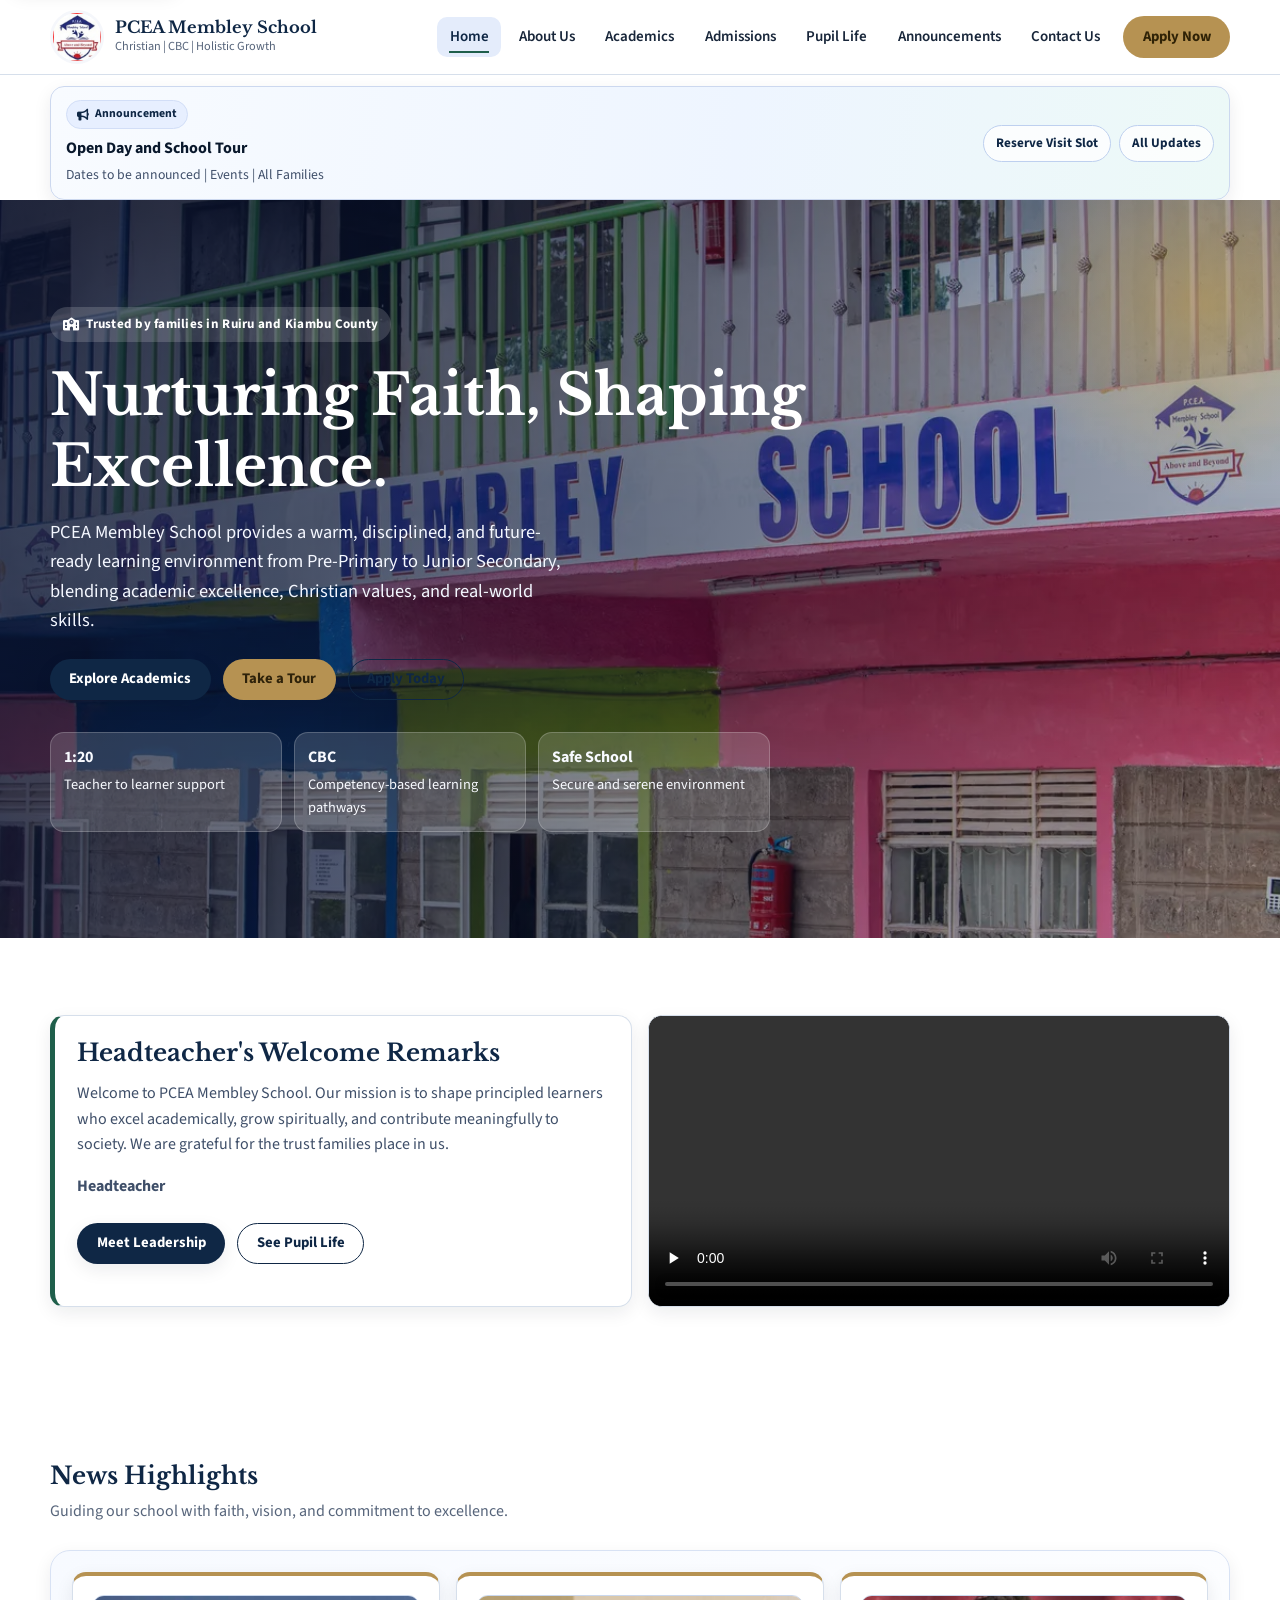
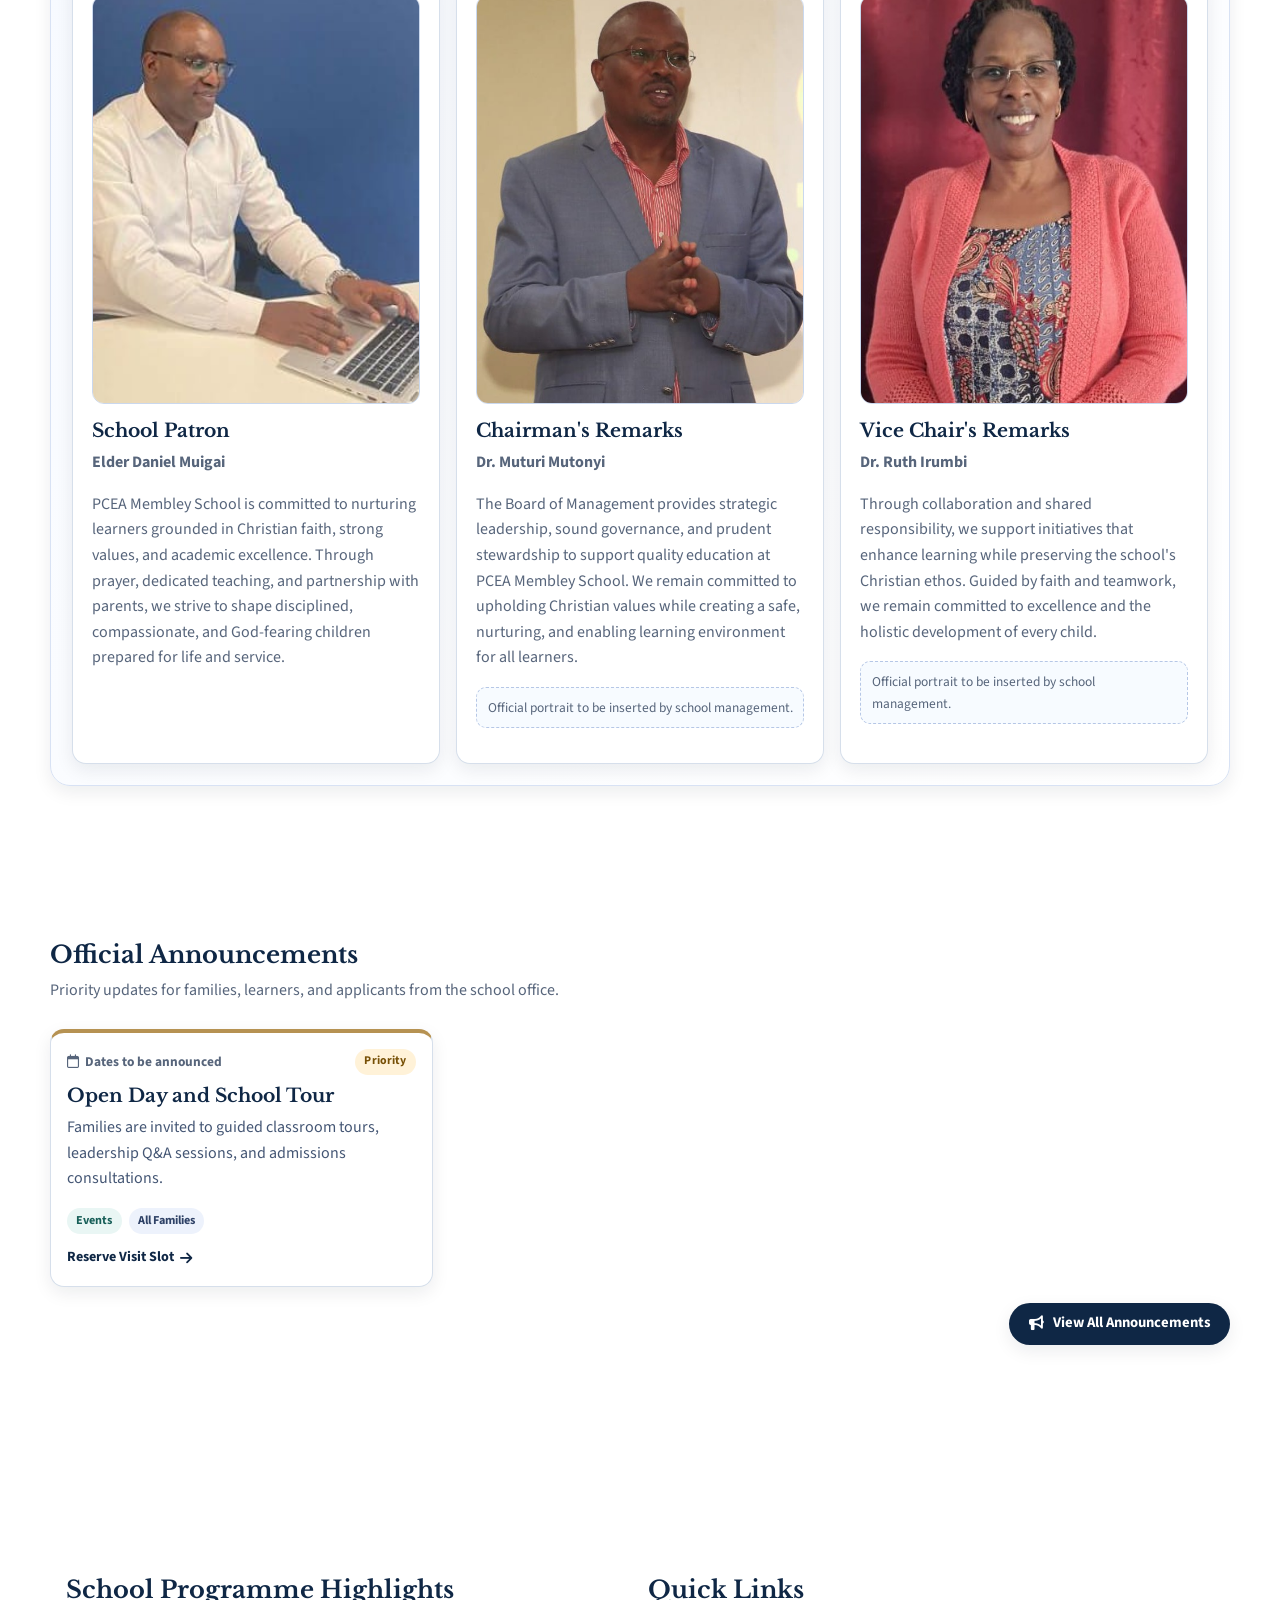
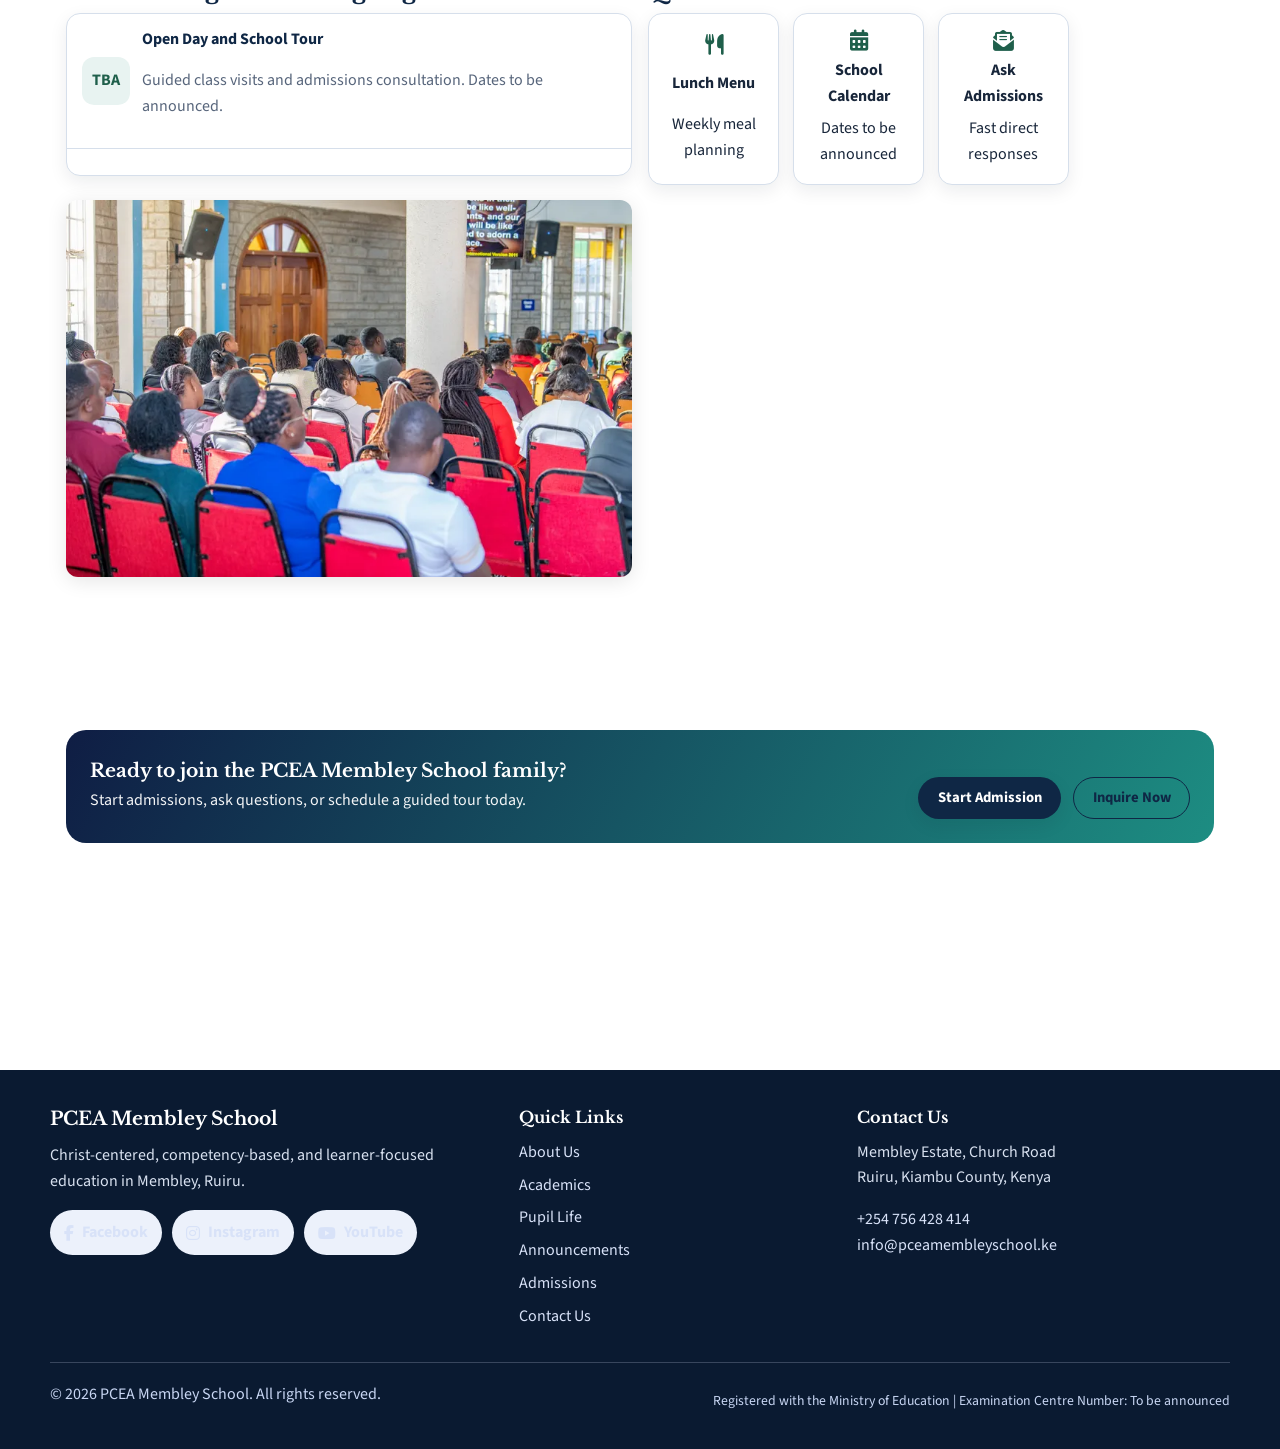
<file: frontend/index.html>
﻿<!DOCTYPE html>
<html lang="en">
<head>
    <meta charset="UTF-8">
    <meta name="viewport" content="width=device-width, initial-scale=1.0">
    <title>PCEA Membley School | Professional Christian School in Ruiru</title>
    <meta name="description" content="PCEA Membley School offers Christ-centered, competency-based education in Ruiru with strong academics, rich pupil life, and a clear admissions pathway.">
    <meta name="robots" content="index, follow">
    <link rel="canonical" href="https://pceamembleyschool.com/">

    <meta property="og:title" content="PCEA Membley School | Christ-Centered Excellence">
    <meta property="og:description" content="Explore academics, admissions, pupil life, and school updates at PCEA Membley School.">
    <meta property="og:type" content="website">
    <meta property="og:url" content="https://pceamembleyschool.com/">
    <meta property="og:image" content="https://pceamembleyschool.com/PCEASCH-IMAGES/optimized/webp/P.M.S.-23.webp">

    <meta name="twitter:card" content="summary_large_image">
    <meta name="twitter:title" content="PCEA Membley School">
    <meta name="twitter:description" content="Professional school website for parents, students, and guardians.">
    <meta name="twitter:image" content="https://pceamembleyschool.com/PCEASCH-IMAGES/optimized/webp/P.M.S.-23.webp">

    <link rel="preconnect" href="https://fonts.googleapis.com">
    <link rel="preconnect" href="https://fonts.gstatic.com" crossorigin>
    <link href="https://fonts.googleapis.com/css2?family=Libre+Baskerville:wght@400;700&family=Source+Sans+3:wght@400;500;600;700&display=swap" rel="stylesheet">
    <link rel="stylesheet" href="https://cdnjs.cloudflare.com/ajax/libs/font-awesome/6.5.2/css/all.min.css">
    <link rel="preload" as="style" href="assets/css/main.css">
    <link rel="preload" as="image" href="PCEASCH-IMAGES/optimized/webp/P.M.S.-23-1200w.webp" type="image/webp">
    <link rel="prefetch" href="admissions.html" as="document">
    <link rel="prefetch" href="contact.html" as="document">
    <link rel="icon" type="image/jpg" href="media/image1.jpg">
    <meta name="theme-color" content="#0f1d44">
    <style>
        body{margin:0;font-family:"Source Sans 3",Arial,sans-serif;color:#17253f;background:#fff}.site-header{position:sticky;top:0;z-index:1000;background:#fff;border-bottom:1px solid #dde4ef}.hero-home{min-height:68vh;display:grid;align-items:center}
    </style>
    <link rel="stylesheet" href="assets/css/main.css">

    <script type="application/ld+json">
    {
      "@context": "https://schema.org",
      "@type": "EducationalOrganization",
      "name": "PCEA Membley School",
      "url": "https://pceamembleyschool.com",
      "logo": "https://pceamembleyschool.com/media/image1.jpg",
      "image": "https://pceamembleyschool.com/PCEASCH-IMAGES/optimized/webp/P.M.S.-23.webp",
      "description": "Christian school in Membley, Ruiru offering CBC education from Pre-Primary to Junior Secondary.",
      "telephone": "+254756428414",
      "email": "info@pceamembleyschool.ke",
      "address": {
        "@type": "PostalAddress",
        "streetAddress": "Membley Estate, Church Road",
        "addressLocality": "Ruiru",
        "addressRegion": "Kiambu County",
        "addressCountry": "KE"
      },
      "sameAs": [
        "https://facebook.com/pceamembleyschool",
        "https://instagram.com/pceamembleyschool",
        "https://youtube.com/@pceamembleyschool"
      ]
    }
    </script>
</head>
<body>
    <a href="#main-content" class="skip-link">Skip to main content</a>

    <header class="site-header" id="siteHeader">
        <div class="container nav-shell">
            <a href="index.html" class="brand" aria-label="PCEA Membley School home">
                <img src="media/image1.jpg" alt="PCEA Membley School logo" width="54" height="54">
                <div class="brand-copy">
                    <span class="brand-name">PCEA Membley School</span>
                    <span class="brand-tag">Christian | CBC | Holistic Growth</span>
                </div>
            </a>
            <button class="nav-toggle" id="navToggle" aria-label="Open navigation menu" aria-controls="siteNav" aria-expanded="false">
                <i class="fa-solid fa-bars"></i>
            </button>
            <nav class="site-nav" id="siteNav" aria-label="Main navigation">
                <a href="index.html" class="nav-link" data-page="index.html">Home</a>
                <a href="about.html" class="nav-link" data-page="about.html">About Us</a>
                <a href="academics.html" class="nav-link" data-page="academics.html">Academics</a>
                <a href="admissions.html" class="nav-link" data-page="admissions.html">Admissions</a>
                <a href="student-life.html" class="nav-link" data-page="student-life.html">Pupil Life</a>
                <a href="announcements.html" class="nav-link" data-page="announcements.html">Announcements</a>
                <a href="contact.html" class="nav-link" data-page="contact.html">Contact Us</a>
                <a href="admissions.html" class="btn btn-nav icon-bounce">Apply Now</a>
            </nav>
        </div>
    </header>

    <section class="announcement-strip-shell" aria-label="School announcement">
        <div class="container">
            <div id="announcementStrip" class="announcement-strip surface" aria-live="polite"></div>
        </div>
    </section>

    <main id="main-content">
        <section class="hero-home">
            <picture class="hero-media">
                <source type="image/webp" srcset="PCEASCH-IMAGES/optimized/webp/P.M.S.-23-480w.webp 480w, PCEASCH-IMAGES/optimized/webp/P.M.S.-23-768w.webp 768w, PCEASCH-IMAGES/optimized/webp/P.M.S.-23-1200w.webp 1200w" sizes="100vw">
                <img src="PCEASCH-IMAGES/optimized/jpg/P.M.S.-23.jpg" srcset="PCEASCH-IMAGES/optimized/jpg/P.M.S.-23-480w.jpg 480w, PCEASCH-IMAGES/optimized/jpg/P.M.S.-23-768w.jpg 768w, PCEASCH-IMAGES/optimized/jpg/P.M.S.-23-1200w.jpg 1200w" sizes="100vw" alt="PCEA Membley School and learners" width="1600" height="900" fetchpriority="high">
            </picture>
            <div class="container">
                <span class="hero-kicker"><i class="fa-solid fa-school"></i> Trusted by families in Ruiru and Kiambu County</span>
                <h1>Nurturing Faith, Shaping Excellence.</h1>
                <p>
                    PCEA Membley School provides a warm, disciplined, and future-ready learning environment from
                    Pre-Primary to Junior Secondary, blending academic excellence, Christian values, and real-world skills.
                </p>
                <div class="hero-actions">
                    <a href="academics.html" class="btn btn-primary icon-bounce">Explore Academics</a>
                    <a href="contact.html" class="btn btn-accent icon-bounce">Take a Tour</a>
                    <a href="admissions.html" class="btn btn-outline icon-bounce">Apply Today</a>
                </div>
                <ul class="hero-highlights">
                    <li><strong>1:20</strong>Teacher to learner support</li>
                    <li><strong>CBC</strong>Competency-based learning pathways</li>
                    <li><strong>Safe School</strong>Secure and serene environment</li>
                </ul>
            </div>
        </section>

        <section class="section">
            <div class="container grid grid-2">
                <article class="headteacher-message reveal">
                    <h2>Headteacher's Welcome Remarks</h2>
                    <p>
                        Welcome to PCEA Membley School. Our mission is to shape principled learners who excel academically,
                        grow spiritually, and contribute meaningfully to society. We are grateful for the trust families place in us.
                    </p>
                    <p class="headteacher-sign">Headteacher</p>
                    <div class="hero-actions">
                        <a href="about.html" class="btn btn-primary icon-bounce">Meet Leadership</a>
                        <a href="student-life.html" class="btn btn-outline icon-bounce">See Pupil Life</a>
                    </div>
                </article>
                <article class="video-frame reveal">
                    <video controls preload="none" aria-label="Headteacher welcome video">
                        <source src="PCEASCH-IMAGES/Video .mp4" type="video/mp4">
                    </video>
                </article>
            </div>
        </section>

        <section class="section">
            <div class="container">
                <header class="section-header reveal">
                    <h2>News Highlights</h2>
                    <p>Guiding our school with faith, vision, and commitment to excellence.</p>
                </header>
                
                <div class="leadership-shell">
                    <div class="grid grid-3">
                        <article class="card leadership-card reveal">
                            <div class="portrait-placeholder" aria-hidden="true">
                                <img src="PCEASCH-IMAGES/Elder Daniel.jpeg" alt="Elder Daniel Muigai - School Patron" style="width:100%;height:100%;object-fit:cover;">
                            </div>
                            <h3>School Patron</h3>
                            <p><strong>Elder Daniel Muigai</strong></p>
                            <p>PCEA Membley School is committed to nurturing learners grounded in Christian faith, strong values, and academic excellence. Through prayer, dedicated teaching, and partnership with parents, we strive to shape disciplined, compassionate, and God-fearing children prepared for life and service.</p>
                        </article>
                        
                        <article class="card leadership-card reveal">
                            <div class="portrait-placeholder" aria-hidden="true">
                                <img src="PCEASCH-IMAGES/DR MUTURI1.jpeg" alt="Dr. Muturi Mutonyi - Chairman" style="width:100%;height:100%;object-fit:cover;">
                            </div>
                            <h3>Chairman's Remarks</h3>
                            <p><strong>Dr. Muturi Mutonyi</strong></p>
                            <p>The Board of Management provides strategic leadership, sound governance, and prudent stewardship to support quality education at PCEA Membley School. We remain committed to upholding Christian values while creating a safe, nurturing, and enabling learning environment for all learners.</p>
                            <p class="portrait-note">Official portrait to be inserted by school management.</p>
                        </article>
                        <article class="card leadership-card reveal">
                            <div class="portrait-placeholder" aria-hidden="true">
                                <img src="PCEASCH-IMAGES/DR RUTH1.jpeg" alt="Dr. Ruth Irumbi - Vice Chair" style="width:100%;height:100%;object-fit:cover;">
                            </div>
                            <h3>Vice Chair's Remarks</h3>
                            <p><strong>Dr. Ruth Irumbi</strong></p>
                            <p>Through collaboration and shared responsibility, we support initiatives that enhance learning while preserving the school's Christian ethos. Guided by faith and teamwork, we remain committed to excellence and the holistic development of every child.</p>
                            <p class="portrait-note">Official portrait to be inserted by school management.</p>
                        </article>
                    </div>
                </div>
            </div>
        </section>

        <section class="section">
            <div class="container">
                <header class="section-header reveal">
                    <h2>Official Announcements</h2>
                    <p>Priority updates for families, learners, and applicants from the school office.</p>
                </header>
                <div id="announcementPreview" class="announcement-grid announcement-grid-preview" aria-live="polite"></div>
                <div class="announcement-actions reveal">
                    <a href="announcements.html" class="btn btn-primary icon-bounce">
                        <i class="fa-solid fa-bullhorn" aria-hidden="true"></i>
                        View All Announcements
                    </a>
                </div>
            </div>
        </section>

        <section class="section">
            <div class="container">
                <header class="section-header reveal">
                    
        <section class="section">
            <div class="container grid grid-2">
                <article class="reveal">
                    <h2>School Programme Highlights</h2>
                    <ul class="mini-calendar">
                        <li>
                            <span class="day">TBA</span>
                            <div>
                                <p class="event-title">Open Day and School Tour</p>
                                <p>Guided class visits and admissions consultation. Dates to be announced.</p>
                            </div>
                        </li>
                        <li>
                    </ul>
                    <picture style="margin-top:1.5rem;display:block;">
                        <source type="image/webp" srcset="PCEASCH-IMAGES/optimized/webp/P.M.S.-141-480w.webp 480w, PCEASCH-IMAGES/optimized/webp/P.M.S.-141-768w.webp 768w, PCEASCH-IMAGES/optimized/webp/P.M.S.-141-1200w.webp 1200w, PCEASCH-IMAGES/optimized/webp/P.M.S.-141.webp 6048w" sizes="(max-width: 860px) 100vw, 50vw">
                        <img src="PCEASCH-IMAGES/optimized/jpg/P.M.S.-141.jpg" srcset="PCEASCH-IMAGES/optimized/jpg/P.M.S.-141-480w.jpg 480w, PCEASCH-IMAGES/optimized/jpg/P.M.S.-141-768w.jpg 768w, PCEASCH-IMAGES/optimized/jpg/P.M.S.-141-1200w.jpg 1200w, PCEASCH-IMAGES/optimized/jpg/P.M.S.-141.jpg 6048w" sizes="(max-width: 860px) 100vw, 50vw" alt="Learners in a classroom lesson with active participation" style="width:100%;border-radius:12px;box-shadow:0 4px 20px rgba(0,0,0,0.1);" loading="lazy">
                    </picture>
                </article>
                <article class="reveal">
                    <h2>Quick Links</h2>
                    <div class="quick-links-grid">
                        <a href="downloads/admissions-prospectus.txt" class="quick-link-card icon-bounce" download>
                            <i class="fa-solid fa-utensils"></i>
                            <strong>Lunch Menu</strong>
                            <span>Weekly meal planning</span>
                        </a>
                        <a href="admissions.html" class="quick-link-card icon-bounce">
                            <i class="fa-solid fa-calendar-days"></i>
                            <strong>School Calendar</strong>
                            <span>Dates to be announced</span>
                        </a>
                        <a href="contact.html#inquiry-form" class="quick-link-card icon-bounce">
                            <i class="fa-solid fa-envelope-open-text"></i>
                            <strong>Ask Admissions</strong>
                            <span>Fast direct responses</span>
                        </a>
                    </div>
                </article>
            </div>
        </section>

        <section class="section">
            <div class="container">
                <div class="cta-band reveal">
                    <div>
                        <h3>Ready to join the PCEA Membley School family?</h3>
                        <p>Start admissions, ask questions, or schedule a guided tour today.</p>
                    </div>
                    <div class="hero-actions">
                        <a href="admissions.html" class="btn btn-primary icon-bounce">Start Admission</a>
                        <a href="contact.html" class="btn btn-outline icon-bounce">Inquire Now</a>
                    </div>
                </div>
            </div>
        </section>
    </main>

    <footer class="site-footer">
        <div class="container footer-grid">
            <div>
                <h3>PCEA Membley School</h3>
                <p>Christ-centered, competency-based, and learner-focused education in Membley, Ruiru.</p>
                <div class="social-row">
                    <a href="https://facebook.com/pceamembleyschool" target="_blank" rel="noopener"><i class="fa-brands fa-facebook-f"></i>Facebook</a>
                    <a href="https://instagram.com/pceamembleyschool" target="_blank" rel="noopener"><i class="fa-brands fa-instagram"></i>Instagram</a>
                    <a href="https://youtube.com/@pceamembleyschool" target="_blank" rel="noopener"><i class="fa-brands fa-youtube"></i>YouTube</a>
                </div>
            </div>
            <div>
                <h4>Quick Links</h4>
                <ul class="footer-links">
                    <li><a href="about.html">About Us</a></li>
                    <li><a href="academics.html">Academics</a></li>
                    <li><a href="student-life.html">Pupil Life</a></li>
                    <li><a href="announcements.html">Announcements</a></li>
                    <li><a href="admissions.html">Admissions</a></li>
                    <li><a href="contact.html">Contact Us</a></li>
                </ul>
            </div>
            <div>
                <h4>Contact Us</h4>
                <p>Membley Estate, Church Road<br>Ruiru, Kiambu County, Kenya</p>
                <p><a href="tel:+254756428414">+254 756 428 414</a><br><a href="mailto:info@pceamembleyschool.ke">info@pceamembleyschool.ke</a></p>
            </div>
        </div>
        <div class="container footer-bottom">
            <p>&copy; <span class="js-year"></span> PCEA Membley School. All rights reserved.</p>
            <p class="trust-badges">Registered with the Ministry of Education | Examination Centre Number: To be announced</p>
        </div>
    </footer>

    <script src="//instant.page/5.2.0" type="module"></script>
    <script defer src="assets/js/site.js"></script>
</body>
</html>
</file>
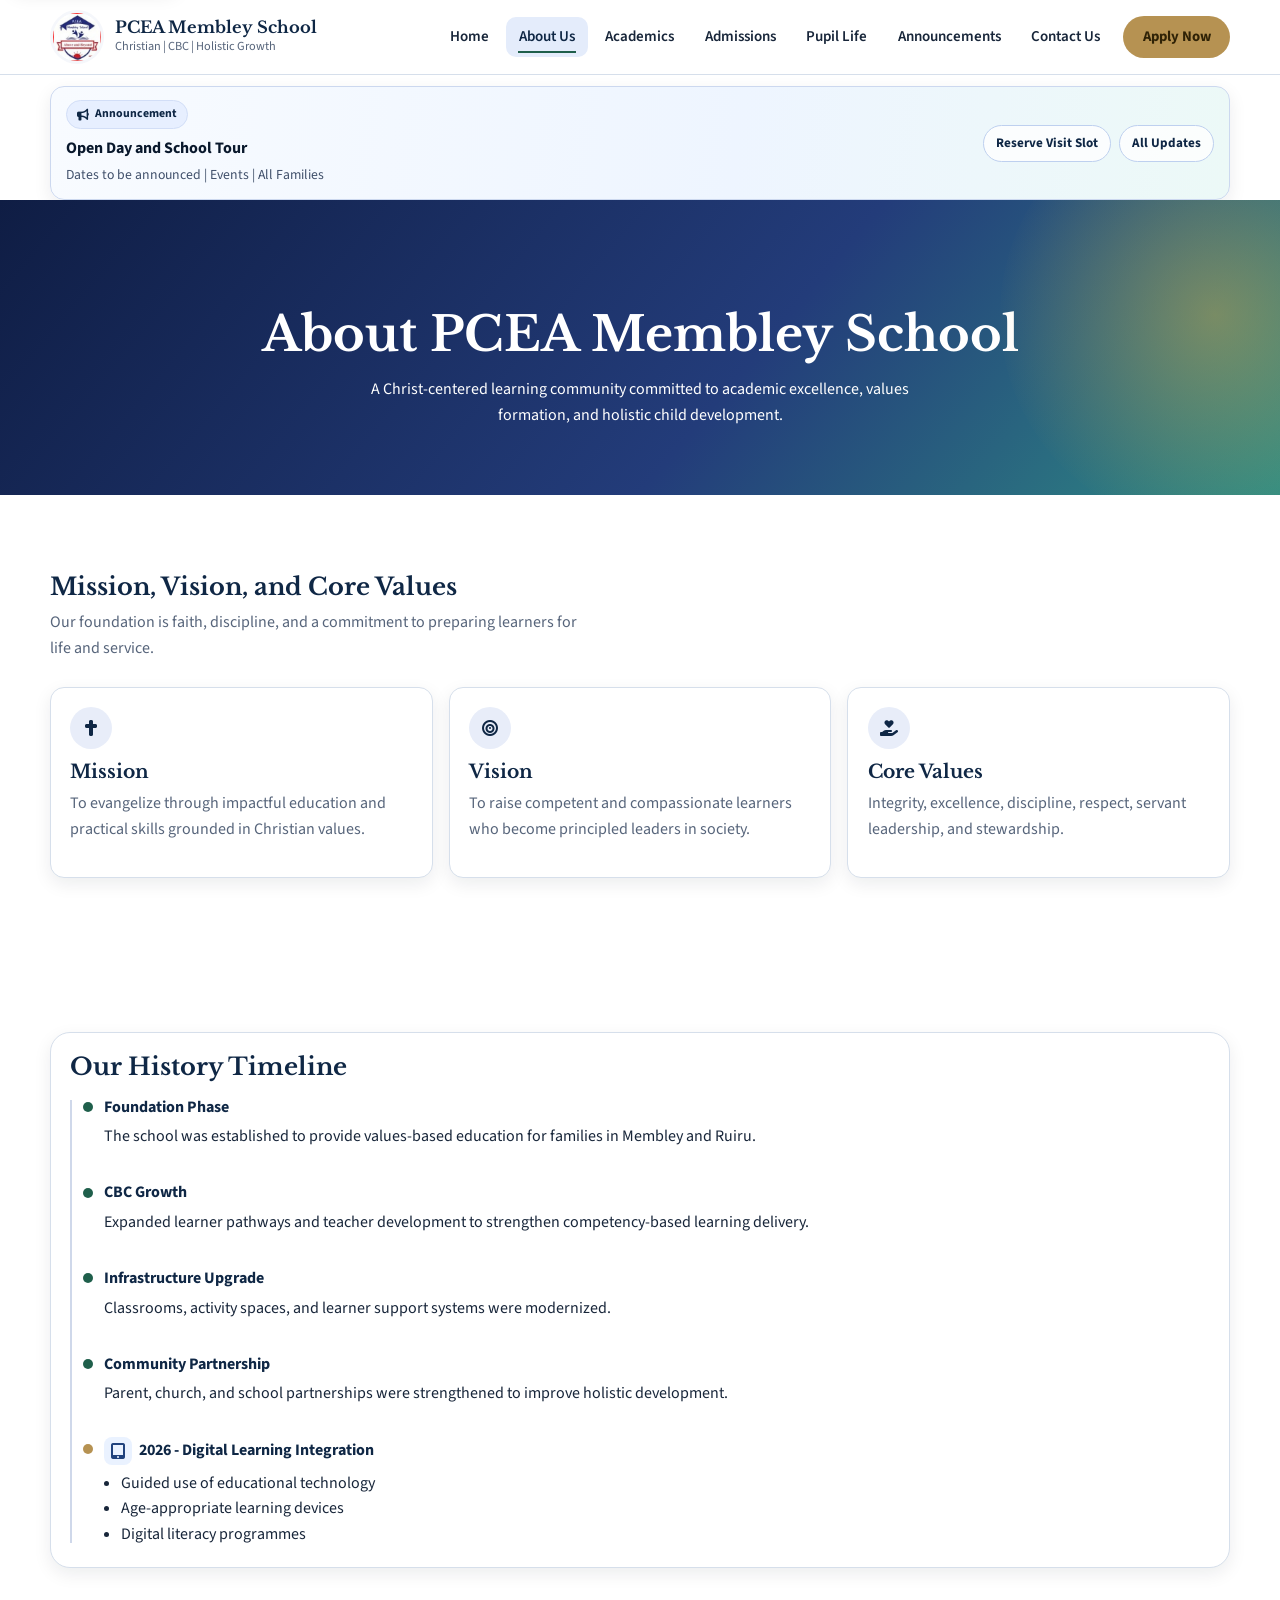
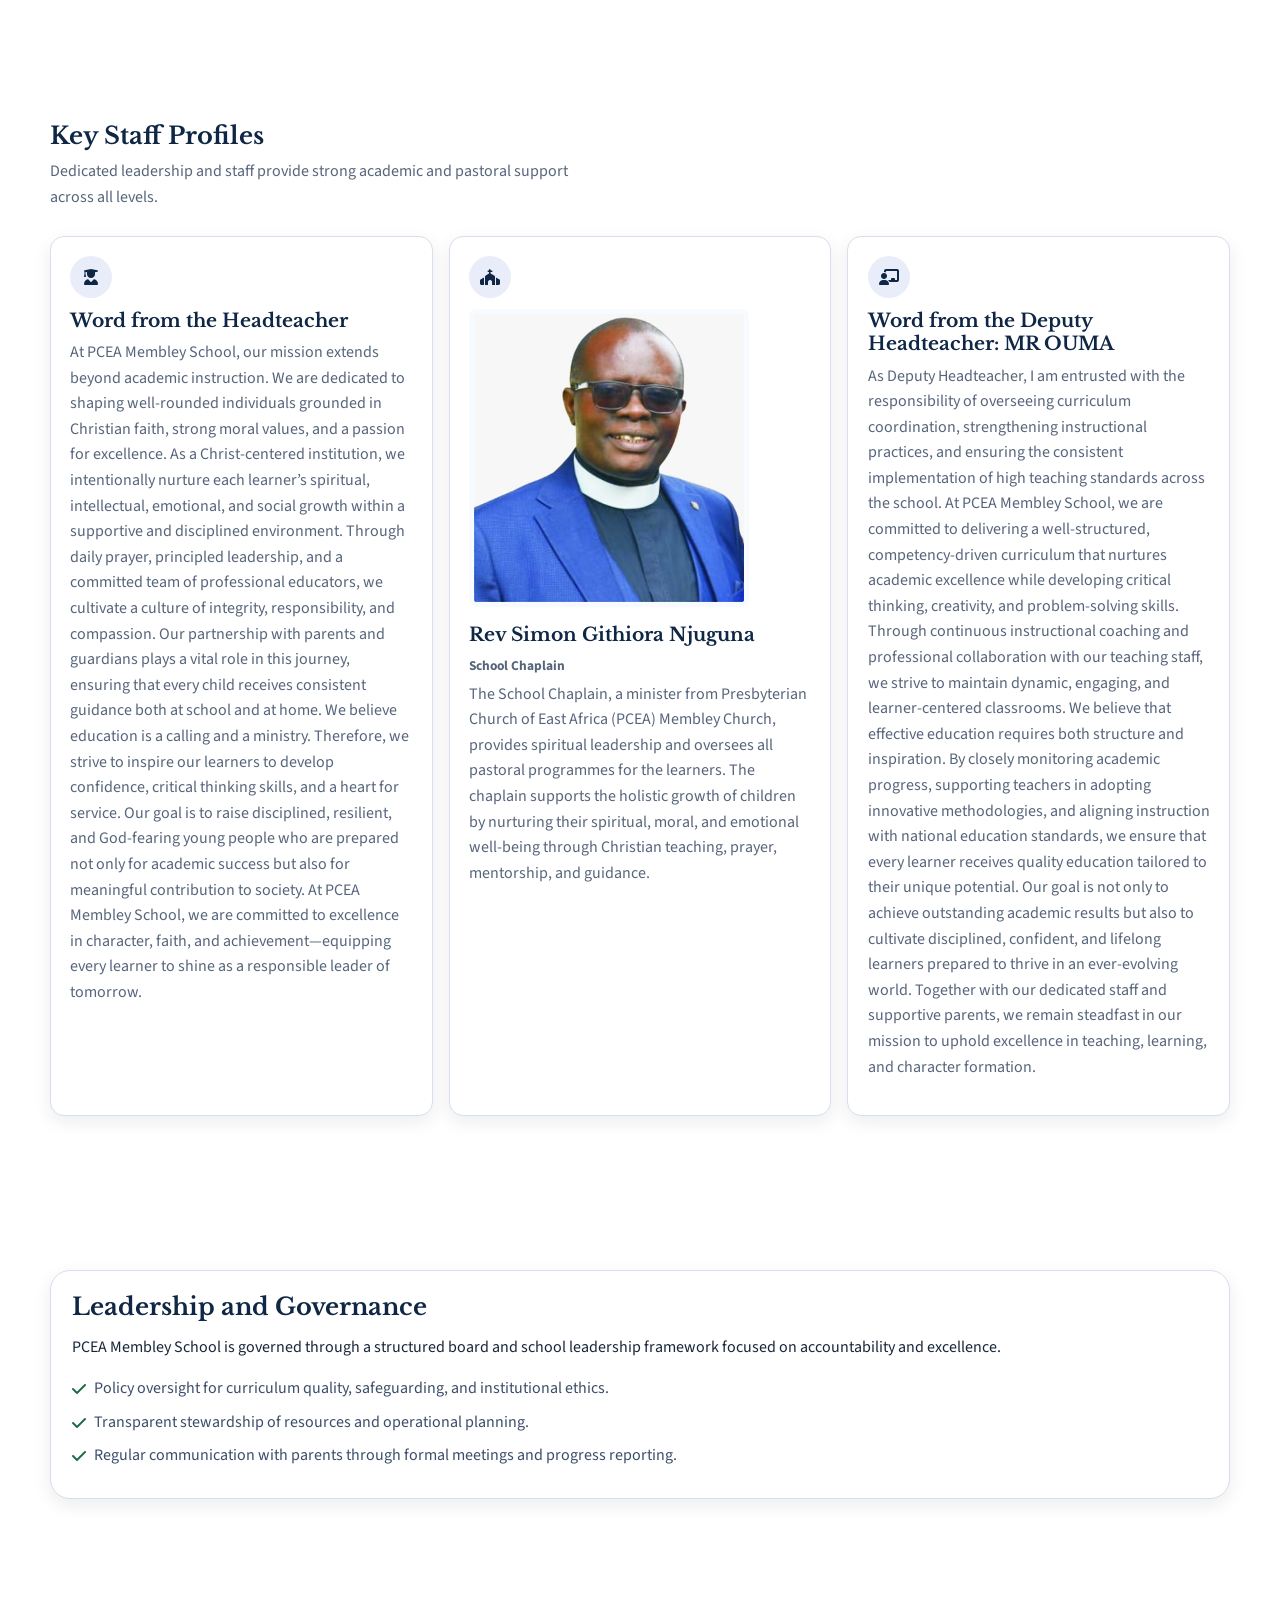
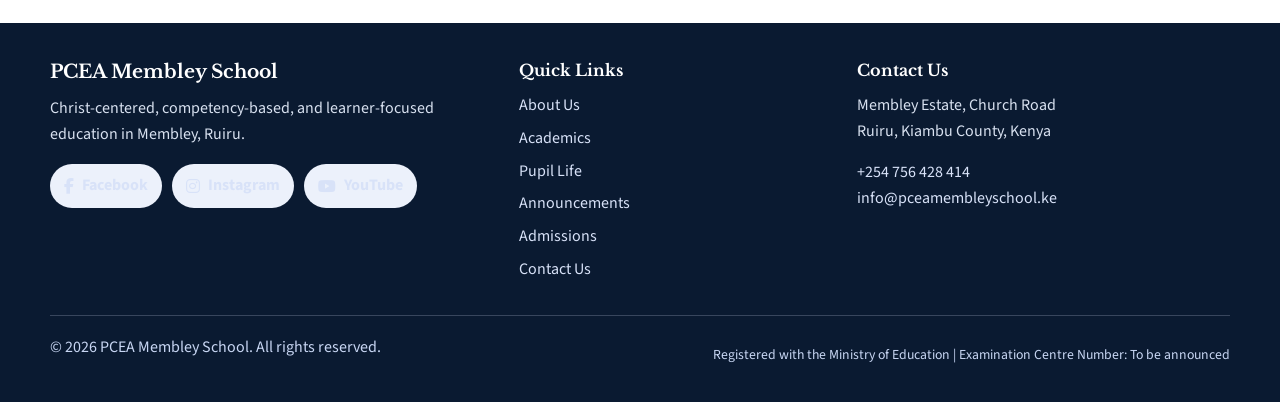
<file: frontend/about.html>
﻿<!DOCTYPE html>
<html lang="en">
<head>
    <meta charset="UTF-8">
    <meta name="viewport" content="width=device-width, initial-scale=1.0">
    <title>About Us | PCEA Membley School</title>
    <meta name="description" content="Learn about PCEA Membley School's mission, vision, values, history timeline, leadership, and governance structure.">
    <meta name="robots" content="index, follow">
    <link rel="canonical" href="https://pceamembleyschool.com/about.html">

    <link rel="preconnect" href="https://fonts.googleapis.com">
    <link rel="preconnect" href="https://fonts.gstatic.com" crossorigin>
    <link href="https://fonts.googleapis.com/css2?family=Libre+Baskerville:wght@400;700&family=Source+Sans+3:wght@400;500;600;700&display=swap" rel="stylesheet">
    <link rel="stylesheet" href="https://cdnjs.cloudflare.com/ajax/libs/font-awesome/6.5.2/css/all.min.css">
    <link rel="preload" as="style" href="assets/css/main.css">
    <link rel="prefetch" href="admissions.html" as="document">
    <link rel="prefetch" href="contact.html" as="document">
    <link rel="icon" type="image/jpg" href="media/image1.jpg">
    <meta name="theme-color" content="#0f1d44">
    <style>
        body{margin:0;font-family:"Source Sans 3",Arial,sans-serif;color:#17253f;background:#fff}.site-header{position:sticky;top:0;z-index:1000;background:#fff;border-bottom:1px solid #dde4ef}
    </style>
    <link rel="stylesheet" href="assets/css/main.css">
</head>
<body>
    <a href="#main-content" class="skip-link">Skip to main content</a>

    <header class="site-header" id="siteHeader">
        <div class="container nav-shell">
            <a href="index.html" class="brand" aria-label="PCEA Membley School home">
                <img src="media/image1.jpg" alt="PCEA Membley School logo" width="54" height="54">
                <div class="brand-copy">
                    <span class="brand-name">PCEA Membley School</span>
                    <span class="brand-tag">Christian | CBC | Holistic Growth</span>
                </div>
            </a>
            <button class="nav-toggle" id="navToggle" aria-label="Open navigation menu" aria-controls="siteNav" aria-expanded="false">
                <i class="fa-solid fa-bars"></i>
            </button>
            <nav class="site-nav" id="siteNav" aria-label="Main navigation">
                <a href="index.html" class="nav-link" data-page="index.html">Home</a>
                <a href="about.html" class="nav-link" data-page="about.html">About Us</a>
                <a href="academics.html" class="nav-link" data-page="academics.html">Academics</a>
                <a href="admissions.html" class="nav-link" data-page="admissions.html">Admissions</a>
                <a href="student-life.html" class="nav-link" data-page="student-life.html">Pupil Life</a>
                <a href="announcements.html" class="nav-link" data-page="announcements.html">Announcements</a>
                <a href="contact.html" class="nav-link" data-page="contact.html">Contact Us</a>
                <a href="admissions.html" class="btn btn-nav icon-bounce">Apply Now</a>
            </nav>
        </div>
    </header>

    <section class="announcement-strip-shell" aria-label="School announcement">
        <div class="container">
            <div id="announcementStrip" class="announcement-strip surface" aria-live="polite"></div>
        </div>
    </section>

    <main id="main-content">
        <section class="page-hero">
            <div class="container">
                <h1>About PCEA Membley School</h1>
                <p>A Christ-centered learning community committed to academic excellence, values formation, and holistic child development.</p>
            </div>
        </section>

        <section class="section">
            <div class="container">
                <header class="section-header reveal">
                    <h2>Mission, Vision, and Core Values</h2>
                    <p>Our foundation is faith, discipline, and a commitment to preparing learners for life and service.</p>
                </header>
                <div class="grid grid-3">
                    <article class="card reveal">
                        <span class="icon-chip"><i class="fa-solid fa-cross"></i></span>
                        <h3>Mission</h3>
                        <p>To evangelize through impactful education and practical skills grounded in Christian values.</p>
                    </article>
                    <article class="card reveal">
                        <span class="icon-chip"><i class="fa-solid fa-bullseye"></i></span>
                        <h3>Vision</h3>
                        <p>To raise competent and compassionate learners who become principled leaders in society.</p>
                    </article>
                    <article class="card reveal">
                        <span class="icon-chip"><i class="fa-solid fa-hand-holding-heart"></i></span>
                        <h3>Core Values</h3>
                        <p>Integrity, excellence, discipline, respect, servant leadership, and stewardship.</p>
                    </article>
                </div>
            </div>
        </section>

        <section class="section">
            <div class="container">
                <article class="surface reveal" style="padding:1.2rem;">
                    <h2>Our History Timeline</h2>
                    <div class="timeline">
                        <article class="timeline-item">
                            <strong>Foundation Phase</strong>
                            <p>The school was established to provide values-based education for families in Membley and Ruiru.</p>
                        </article>
                        <article class="timeline-item">
                            <strong>CBC Growth</strong>
                            <p>Expanded learner pathways and teacher development to strengthen competency-based learning delivery.</p>
                        </article>
                        <article class="timeline-item">
                            <strong>Infrastructure Upgrade</strong>
                            <p>Classrooms, activity spaces, and learner support systems were modernized.</p>
                        </article>
                        <article class="timeline-item">
                            <strong>Community Partnership</strong>
                            <p>Parent, church, and school partnerships were strengthened to improve holistic development.</p>
                        </article>
                        <article class="timeline-item timeline-item-modern">
                            <strong><span class="timeline-modern-icon"><i class="fa-solid fa-tablet-screen-button"></i></span>2026 - Digital Learning Integration</strong>
                            <ul>
                                <li>Guided use of educational technology</li>
                                <li>Age-appropriate learning devices</li>
                                <li>Digital literacy programmes</li>
                            </ul>
                        </article>
                    </div>
                </article>
            </div>
        </section>

        <section class="section">
            <div class="container">
                <header class="section-header reveal">
                    <h2>Key Staff Profiles</h2>
                    <p>Dedicated leadership and staff provide strong academic and pastoral support across all levels.</p>
                </header>
                <div class="grid grid-3">
                    <article class="card reveal">
                        <span class="icon-chip"><i class="fa-solid fa-user-graduate"></i></span>
                        <h3>Word from the Headteacher</h3>
                        <p>At PCEA Membley School, our mission extends beyond academic instruction. We are dedicated to shaping well-rounded individuals grounded in Christian faith, strong moral values, and a passion for excellence. As a Christ-centered institution, we intentionally nurture each learner’s spiritual, intellectual, emotional, and social growth within a supportive and disciplined environment.

                          Through daily prayer, principled leadership, and a committed team of professional educators, we cultivate a culture of integrity, responsibility, and compassion. Our partnership with parents and guardians plays a vital role in this journey, ensuring that every child receives consistent guidance both at school and at home.

We believe education is a calling and a ministry. Therefore, we strive to inspire our learners to develop confidence, critical thinking skills, and a heart for service. Our goal is to raise disciplined, resilient, and God-fearing young people who are prepared not only for academic success but also for meaningful contribution to society.

At PCEA Membley School, we are committed to excellence in character, faith, and achievement—equipping every learner to shine as a responsible leader of tomorrow.</p>
                    </article>
                    <article class="card reveal">
                        <span class="icon-chip"><i class="fa-solid fa-church"></i></span>
                        <img src="PCEASCH-IMAGES/REV SIMON.jpeg" alt="Rev Simon Githiora Njuguna - School Chaplain" style="width:100%;max-width:280px;height:auto;object-fit:contain;border-radius:8px;margin-bottom:1rem;background:#f7faff;padding:.3rem;" loading="lazy">
                        <h3>Rev Simon Githiora Njuguna</h3>
                        <p class="person-role">School Chaplain</p>
                        <p>The School Chaplain, a minister from Presbyterian Church of East Africa (PCEA) Membley Church, provides spiritual leadership and oversees all pastoral programmes for the learners. The chaplain supports the holistic growth of children by nurturing their spiritual, moral, and emotional well-being through Christian teaching, prayer, mentorship, and guidance.</p>
                    </article>
                    <article class="card reveal">
                        <span class="icon-chip"><i class="fa-solid fa-chalkboard-user"></i></span>
                        <h3>Word from the Deputy Headteacher: MR OUMA</h3>
                        <p>As Deputy Headteacher, I am entrusted with the responsibility of overseeing curriculum coordination, strengthening instructional practices, and ensuring the consistent implementation of high teaching standards across the school.

At PCEA Membley School, we are committed to delivering a well-structured, competency-driven curriculum that nurtures academic excellence while developing critical thinking, creativity, and problem-solving skills. Through continuous instructional coaching and professional collaboration with our teaching staff, we strive to maintain dynamic, engaging, and learner-centered classrooms.

We believe that effective education requires both structure and inspiration. By closely monitoring academic progress, supporting teachers in adopting innovative methodologies, and aligning instruction with national education standards, we ensure that every learner receives quality education tailored to their unique potential.

Our goal is not only to achieve outstanding academic results but also to cultivate disciplined, confident, and lifelong learners prepared to thrive in an ever-evolving world.

Together with our dedicated staff and supportive parents, we remain steadfast in our mission to uphold excellence in teaching, learning, and character formation.</p>
                    </article>
                </div>
            </div>
        </section>

        <section class="section">
            <div class="container">
                <article class="surface reveal" style="padding:1.3rem;">
                    <h2>Leadership and Governance</h2>
                    <p>PCEA Membley School is governed through a structured board and school leadership framework focused on accountability and excellence.</p>
                    <ul class="list-check">
                        <li>Policy oversight for curriculum quality, safeguarding, and institutional ethics.</li>
                        <li>Transparent stewardship of resources and operational planning.</li>
                        <li>Regular communication with parents through formal meetings and progress reporting.</li>
                    </ul>
                </article>
            </div>
        </section>
    </main>

    <footer class="site-footer">
        <div class="container footer-grid">
            <div>
                <h3>PCEA Membley School</h3>
                <p>Christ-centered, competency-based, and learner-focused education in Membley, Ruiru.</p>
                <div class="social-row">
                    <a href="https://facebook.com/pceamembleyschool" target="_blank" rel="noopener"><i class="fa-brands fa-facebook-f"></i>Facebook</a>
                    <a href="https://instagram.com/pceamembleyschool" target="_blank" rel="noopener"><i class="fa-brands fa-instagram"></i>Instagram</a>
                    <a href="https://youtube.com/@pceamembleyschool" target="_blank" rel="noopener"><i class="fa-brands fa-youtube"></i>YouTube</a>
                </div>
            </div>
            <div>
                <h4>Quick Links</h4>
                <ul class="footer-links">
                    <li><a href="about.html">About Us</a></li>
                    <li><a href="academics.html">Academics</a></li>
                    <li><a href="student-life.html">Pupil Life</a></li>
                    <li><a href="announcements.html">Announcements</a></li>
                    <li><a href="admissions.html">Admissions</a></li>
                    <li><a href="contact.html">Contact Us</a></li>
                </ul>
            </div>
            <div>
                <h4>Contact Us</h4>
                <p>Membley Estate, Church Road<br>Ruiru, Kiambu County, Kenya</p>
                <p><a href="tel:+254756428414">+254 756 428 414</a><br><a href="mailto:info@pceamembleyschool.ke">info@pceamembleyschool.ke</a></p>
            </div>
        </div>
        <div class="container footer-bottom">
            <p>&copy; <span class="js-year"></span> PCEA Membley School. All rights reserved.</p>
            <p class="trust-badges">Registered with the Ministry of Education | Examination Centre Number: To be announced</p>
        </div>
    </footer>

    <script src="//instant.page/5.2.0" type="module"></script>
    <script defer src="assets/js/site.js"></script>
</body>
</html>
</file>
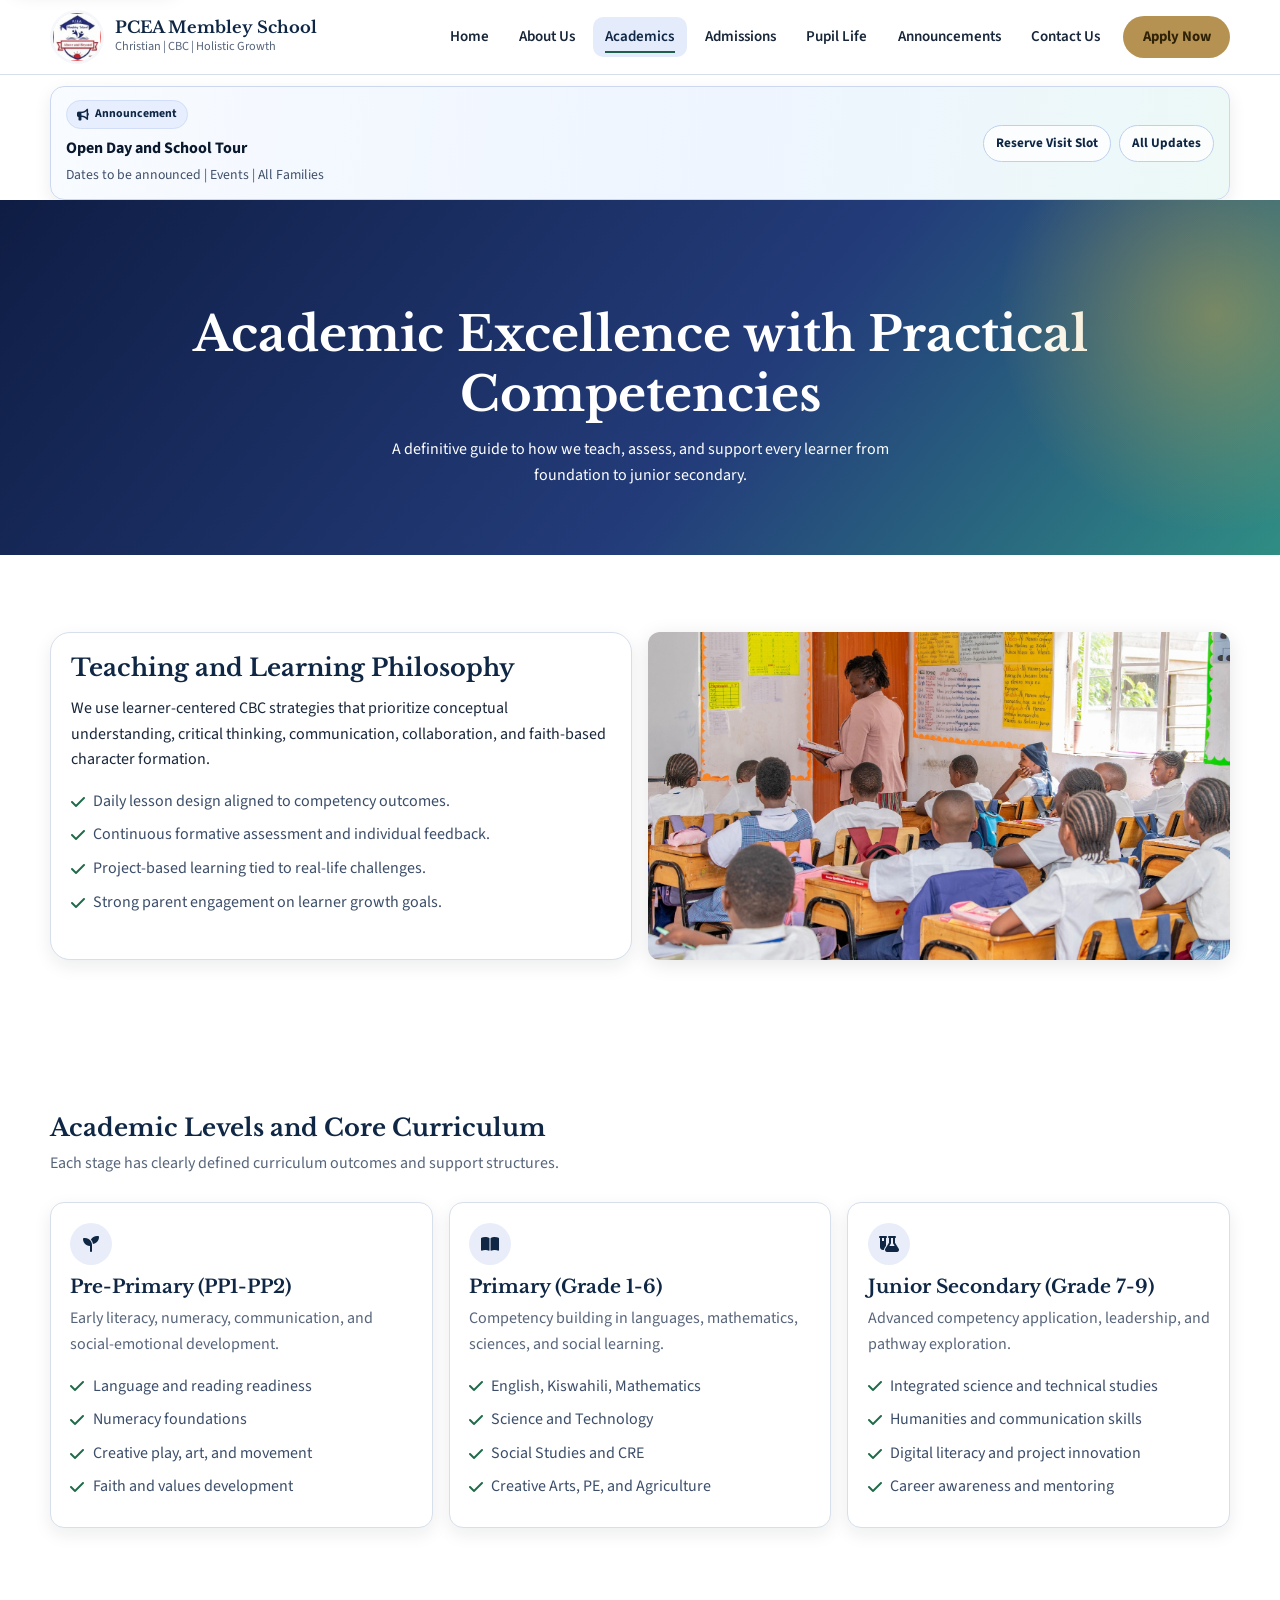
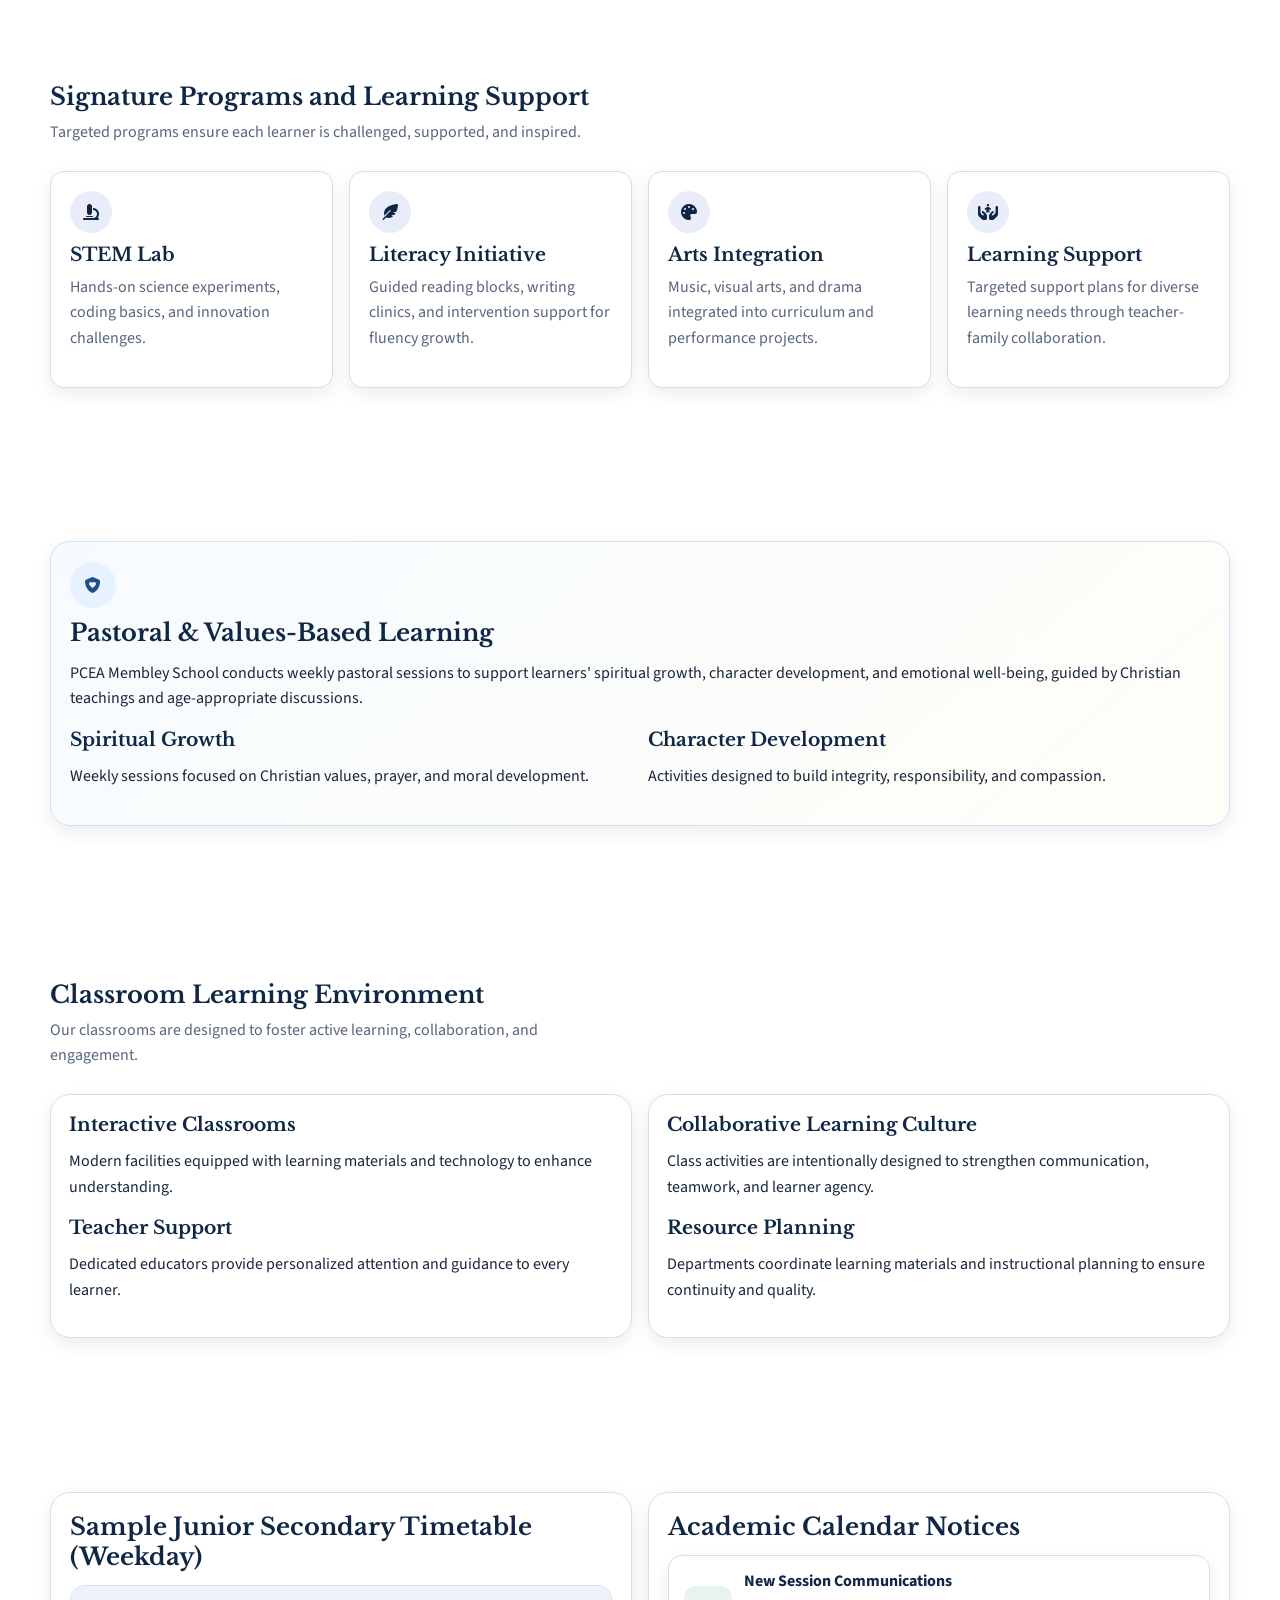
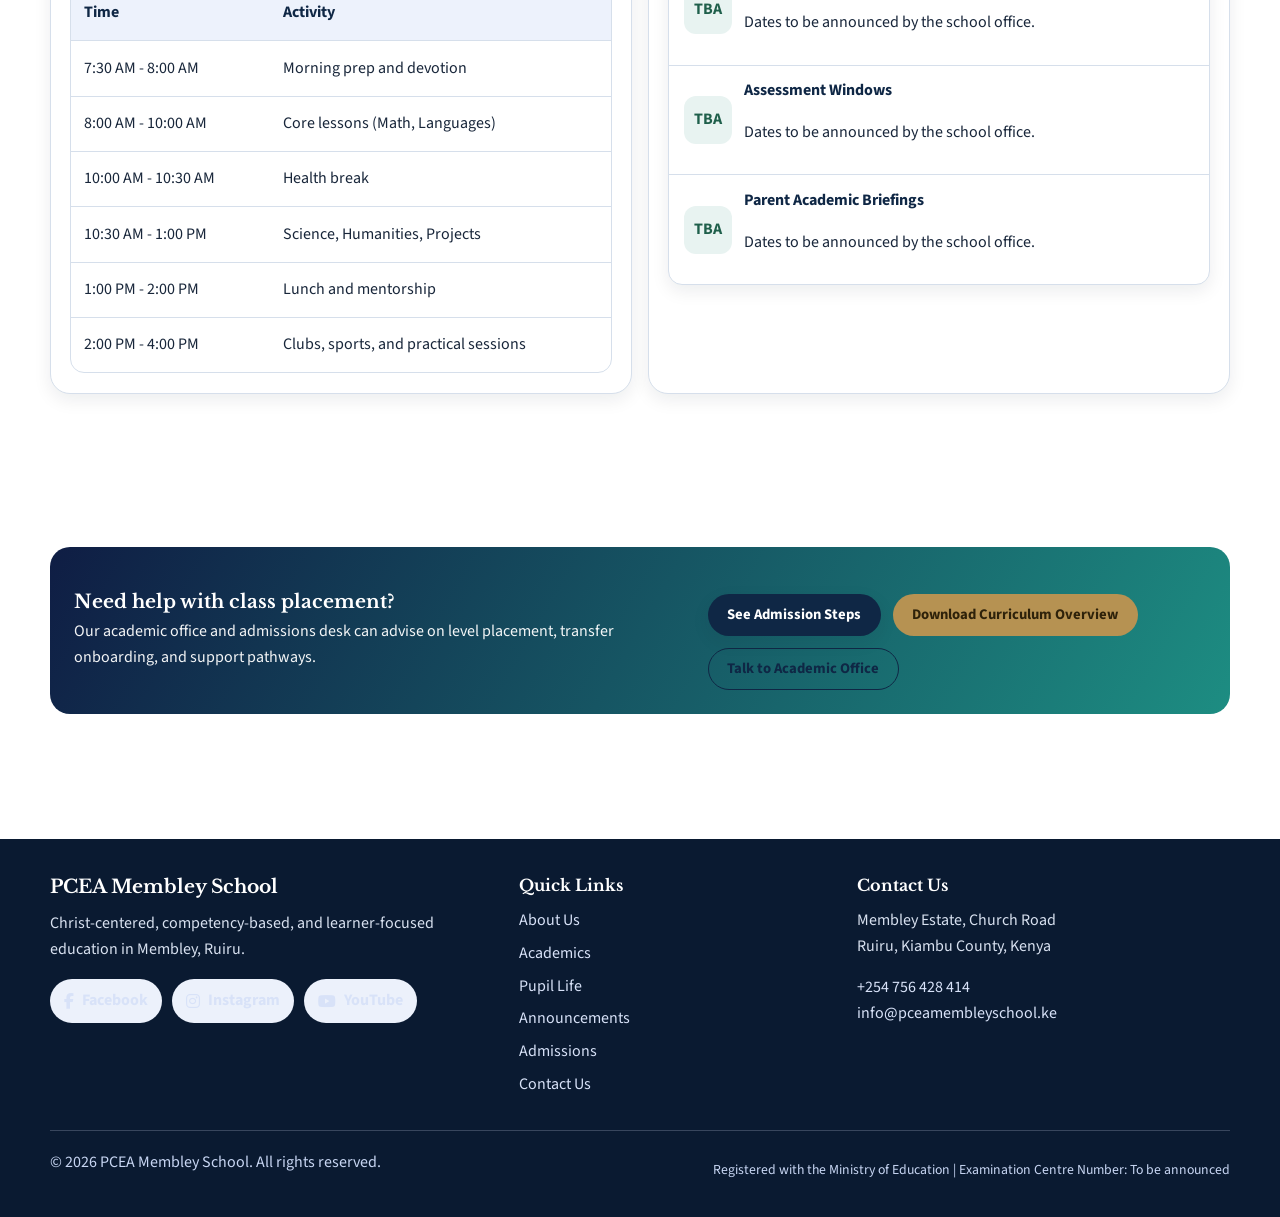
<file: frontend/academics.html>
﻿<!DOCTYPE html>
<html lang="en">
<head>
    <meta charset="UTF-8">
    <meta name="viewport" content="width=device-width, initial-scale=1.0">
    <title>Academics | PCEA Membley School</title>
    <meta name="description" content="Comprehensive academic guide for PCEA Membley School: curriculum by level, signature programs, learning support, and pastoral formation.">
    <meta name="robots" content="index, follow">
    <link rel="canonical" href="https://pceamembleyschool.com/academics.html">

    <link rel="preconnect" href="https://fonts.googleapis.com">
    <link rel="preconnect" href="https://fonts.gstatic.com" crossorigin>
    <link href="https://fonts.googleapis.com/css2?family=Libre+Baskerville:wght@400;700&family=Source+Sans+3:wght@400;500;600;700&display=swap" rel="stylesheet">
    <link rel="stylesheet" href="https://cdnjs.cloudflare.com/ajax/libs/font-awesome/6.5.2/css/all.min.css">
    <link rel="preload" as="style" href="assets/css/main.css">
    <link rel="prefetch" href="admissions.html" as="document">
    <link rel="prefetch" href="contact.html" as="document">
    <link rel="icon" type="image/jpg" href="media/image1.jpg">
    <meta name="theme-color" content="#0f1d44">
    <style>
        body{margin:0;font-family:"Source Sans 3",Arial,sans-serif;color:#17253f;background:#fff} .site-header{position:sticky;top:0;z-index:1000;background:#fff;border-bottom:1px solid #dde4ef}
    </style>
    <link rel="stylesheet" href="assets/css/main.css">
</head>
<body>
    <a href="#main-content" class="skip-link">Skip to main content</a>

    <header class="site-header" id="siteHeader">
        <div class="container nav-shell">
            <a href="index.html" class="brand" aria-label="PCEA Membley School home">
                <img src="media/image1.jpg" alt="PCEA Membley School logo" width="54" height="54">
                <div class="brand-copy">
                    <span class="brand-name">PCEA Membley School</span>
                    <span class="brand-tag">Christian | CBC | Holistic Growth</span>
                </div>
            </a>
            <button class="nav-toggle" id="navToggle" aria-label="Open navigation menu" aria-controls="siteNav" aria-expanded="false">
                <i class="fa-solid fa-bars"></i>
            </button>
            <nav class="site-nav" id="siteNav" aria-label="Main navigation">
                <a href="index.html" class="nav-link" data-page="index.html">Home</a>
                <a href="about.html" class="nav-link" data-page="about.html">About Us</a>
                <a href="academics.html" class="nav-link" data-page="academics.html">Academics</a>
                <a href="admissions.html" class="nav-link" data-page="admissions.html">Admissions</a>
                <a href="student-life.html" class="nav-link" data-page="student-life.html">Pupil Life</a>
                <a href="announcements.html" class="nav-link" data-page="announcements.html">Announcements</a>
                <a href="contact.html" class="nav-link" data-page="contact.html">Contact Us</a>
                <a href="admissions.html" class="btn btn-nav icon-bounce">Apply Now</a>
            </nav>
        </div>
    </header>

    <section class="announcement-strip-shell" aria-label="School announcement">
        <div class="container">
            <div id="announcementStrip" class="announcement-strip surface" aria-live="polite"></div>
        </div>
    </section>

    <main id="main-content">
        <section class="page-hero">
            <div class="container">
                <h1>Academic Excellence with Practical Competencies</h1>
                <p>A definitive guide to how we teach, assess, and support every learner from foundation to junior secondary.</p>
            </div>
        </section>

        <section class="section">
            <div class="container grid grid-2">
                <article class="surface reveal" style="padding:1.25rem;">
                    <h2>Teaching and Learning Philosophy</h2>
                    <p>
                        We use learner-centered CBC strategies that prioritize conceptual understanding, critical thinking,
                        communication, collaboration, and faith-based character formation.
                    </p>
                    <ul class="list-check">
                        <li>Daily lesson design aligned to competency outcomes.</li>
                        <li>Continuous formative assessment and individual feedback.</li>
                        <li>Project-based learning tied to real-life challenges.</li>
                        <li>Strong parent engagement on learner growth goals.</li>
                    </ul>
                </article>
                <article class="reveal">
                    <picture>
                        <img src="PCEASCH-IMAGES/Academic.jpeg" alt="Learners engaged in a classroom lesson with their teacher" width="1600" height="1064" style="width:100%;height:auto;aspect-ratio:16/9;object-fit:cover;border-radius:12px;box-shadow:0 4px 20px rgba(0,0,0,0.1);" loading="lazy">
                    </picture>
                </article>
            </div>
        </section>

        <section class="section">
            <div class="container">
                <header class="section-header reveal">
                    <h2>Academic Levels and Core Curriculum</h2>
                    <p>Each stage has clearly defined curriculum outcomes and support structures.</p>
                </header>
                <div class="program-grid">
                    <article class="card reveal">
                        <span class="icon-chip"><i class="fa-solid fa-seedling"></i></span>
                        <h3>Pre-Primary (PP1-PP2)</h3>
                        <p>Early literacy, numeracy, communication, and social-emotional development.</p>
                        <ul class="list-check">
                            <li>Language and reading readiness</li>
                            <li>Numeracy foundations</li>
                            <li>Creative play, art, and movement</li>
                            <li>Faith and values development</li>
                        </ul>
                    </article>
                    <article class="card reveal">
                        <span class="icon-chip"><i class="fa-solid fa-book-open"></i></span>
                        <h3>Primary (Grade 1-6)</h3>
                        <p>Competency building in languages, mathematics, sciences, and social learning.</p>
                        <ul class="list-check">
                            <li>English, Kiswahili, Mathematics</li>
                            <li>Science and Technology</li>
                            <li>Social Studies and CRE</li>
                            <li>Creative Arts, PE, and Agriculture</li>
                        </ul>
                    </article>
                    <article class="card reveal">
                        <span class="icon-chip"><i class="fa-solid fa-flask-vial"></i></span>
                        <h3>Junior Secondary (Grade 7-9)</h3>
                        <p>Advanced competency application, leadership, and pathway exploration.</p>
                        <ul class="list-check">
                            <li>Integrated science and technical studies</li>
                            <li>Humanities and communication skills</li>
                            <li>Digital literacy and project innovation</li>
                            <li>Career awareness and mentoring</li>
                        </ul>
                    </article>
                </div>
            </div>
        </section>

        <section class="section">
            <div class="container">
                <header class="section-header reveal">
                    <h2>Signature Programs and Learning Support</h2>
                    <p>Targeted programs ensure each learner is challenged, supported, and inspired.</p>
                </header>
                <div class="grid grid-4">
                    <article class="card reveal">
                        <span class="icon-chip"><i class="fa-solid fa-microscope"></i></span>
                        <h3>STEM Lab</h3>
                        <p>Hands-on science experiments, coding basics, and innovation challenges.</p>
                    </article>
                    <article class="card reveal">
                        <span class="icon-chip"><i class="fa-solid fa-feather-pointed"></i></span>
                        <h3>Literacy Initiative</h3>
                        <p>Guided reading blocks, writing clinics, and intervention support for fluency growth.</p>
                    </article>
                    <article class="card reveal">
                        <span class="icon-chip"><i class="fa-solid fa-palette"></i></span>
                        <h3>Arts Integration</h3>
                        <p>Music, visual arts, and drama integrated into curriculum and performance projects.</p>
                    </article>
                    <article class="card reveal">
                        <span class="icon-chip"><i class="fa-solid fa-hands-holding-child"></i></span>
                        <h3>Learning Support</h3>
                        <p>Targeted support plans for diverse learning needs through teacher-family collaboration.</p>
                    </article>
                </div>
            </div>
        </section>

        <section class="section">
            <div class="container">
                <article class="pastoral-surface reveal">
                    <span class="pastoral-emblem"><i class="fa-solid fa-shield-heart"></i></span>
                    <h2>Pastoral & Values-Based Learning</h2>
                    <p>PCEA Membley School conducts weekly pastoral sessions to support learners' spiritual growth, character development, and emotional well-being, guided by Christian teachings and age-appropriate discussions.</p>
                    <div class="grid grid-2">
                        <article class="reveal">
                        <h3>Spiritual Growth</h3>
                        <p>Weekly sessions focused on Christian values, prayer, and moral development.</p>
                    </article>
                    <article class="reveal">
                        <h3>Character Development</h3>
                        <p>Activities designed to build integrity, responsibility, and compassion.</p>
                    </article>
                    </div>
                </article>
            </div>
        </section>

        <section class="section">
            <div class="container">
                <header class="section-header reveal">
                    <h2>Classroom Learning Environment</h2>
                    <p>Our classrooms are designed to foster active learning, collaboration, and engagement.</p>
                </header>
                <div class="grid grid-2">
                    <article class="surface reveal" style="padding:1.1rem;">
                        <h3>Interactive Classrooms</h3>
                        <p>Modern facilities equipped with learning materials and technology to enhance understanding.</p>
                        <h3>Teacher Support</h3>
                        <p>Dedicated educators provide personalized attention and guidance to every learner.</p>
                    </article>
                    <article class="surface reveal" style="padding:1.1rem;">
                        <h3>Collaborative Learning Culture</h3>
                        <p>Class activities are intentionally designed to strengthen communication, teamwork, and learner agency.</p>
                        <h3>Resource Planning</h3>
                        <p>Departments coordinate learning materials and instructional planning to ensure continuity and quality.</p>
                    </article>
                </div>
            </div>
        </section>

        <section class="section">
            <div class="container grid grid-2">
                <article class="surface reveal" style="padding:1.2rem;">
                    <h2>Sample Junior Secondary Timetable (Weekday)</h2>
                    <div class="table-wrap" role="region" aria-label="Sample timetable">
                        <table>
                            <thead>
                                <tr>
                                    <th>Time</th>
                                    <th>Activity</th>
                                </tr>
                            </thead>
                            <tbody>
                                <tr><td>7:30 AM - 8:00 AM</td><td>Morning prep and devotion</td></tr>
                                <tr><td>8:00 AM - 10:00 AM</td><td>Core lessons (Math, Languages)</td></tr>
                                <tr><td>10:00 AM - 10:30 AM</td><td>Health break</td></tr>
                                <tr><td>10:30 AM - 1:00 PM</td><td>Science, Humanities, Projects</td></tr>
                                <tr><td>1:00 PM - 2:00 PM</td><td>Lunch and mentorship</td></tr>
                                <tr><td>2:00 PM - 4:00 PM</td><td>Clubs, sports, and practical sessions</td></tr>
                            </tbody>
                        </table>
                    </div>
                </article>
                <article class="surface reveal" style="padding:1.2rem;">
                    <h2>Academic Calendar Notices</h2>
                    <ul class="mini-calendar">
                        <li>
                            <span class="day">TBA</span>
                            <div>
                                <p class="event-title">New Session Communications</p>
                                <p>Dates to be announced by the school office.</p>
                            </div>
                        </li>
                        <li>
                            <span class="day">TBA</span>
                            <div>
                                <p class="event-title">Assessment Windows</p>
                                <p>Dates to be announced by the school office.</p>
                            </div>
                        </li>
                        <li>
                            <span class="day">TBA</span>
                            <div>
                                <p class="event-title">Parent Academic Briefings</p>
                                <p>Dates to be announced by the school office.</p>
                            </div>
                        </li>
                    </ul>
                </article>
            </div>
        </section>

        <section class="section">
            <div class="container cta-band reveal">
                <div>
                    <h3>Need help with class placement?</h3>
                    <p>Our academic office and admissions desk can advise on level placement, transfer onboarding, and support pathways.</p>
                </div>
                <div class="hero-actions">
                    <a href="admissions.html" class="btn btn-primary icon-bounce">See Admission Steps</a>
                    <a href="downloads/admissions-prospectus.pdf" class="btn btn-accent icon-bounce" download>Download Curriculum Overview</a>
                    <a href="contact.html" class="btn btn-outline icon-bounce">Talk to Academic Office</a>
                </div>
            </div>
        </section>
    </main>

    <footer class="site-footer">
        <div class="container footer-grid">
            <div>
                <h3>PCEA Membley School</h3>
                <p>Christ-centered, competency-based, and learner-focused education in Membley, Ruiru.</p>
                <div class="social-row">
                    <a href="https://facebook.com/pceamembleyschool" target="_blank" rel="noopener"><i class="fa-brands fa-facebook-f"></i>Facebook</a>
                    <a href="https://instagram.com/pceamembleyschool" target="_blank" rel="noopener"><i class="fa-brands fa-instagram"></i>Instagram</a>
                    <a href="https://youtube.com/@pceamembleyschool" target="_blank" rel="noopener"><i class="fa-brands fa-youtube"></i>YouTube</a>
                </div>
            </div>
            <div>
                <h4>Quick Links</h4>
                <ul class="footer-links">
                    <li><a href="about.html">About Us</a></li>
                    <li><a href="academics.html">Academics</a></li>
                    <li><a href="student-life.html">Pupil Life</a></li>
                    <li><a href="announcements.html">Announcements</a></li>
                    <li><a href="admissions.html">Admissions</a></li>
                    <li><a href="contact.html">Contact Us</a></li>
                </ul>
            </div>
            <div>
                <h4>Contact Us</h4>
                <p>Membley Estate, Church Road<br>Ruiru, Kiambu County, Kenya</p>
                <p><a href="tel:+254756428414">+254 756 428 414</a><br><a href="mailto:info@pceamembleyschool.ke">info@pceamembleyschool.ke</a></p>
            </div>
        </div>
        <div class="container footer-bottom">
            <p>&copy; <span class="js-year"></span> PCEA Membley School. All rights reserved.</p>
            <p class="trust-badges">Registered with the Ministry of Education | Examination Centre Number: To be announced</p>
        </div>
    </footer>

    <script src="//instant.page/5.2.0" type="module"></script>
    <script defer src="assets/js/site.js"></script>
</body>
</html>
</file>
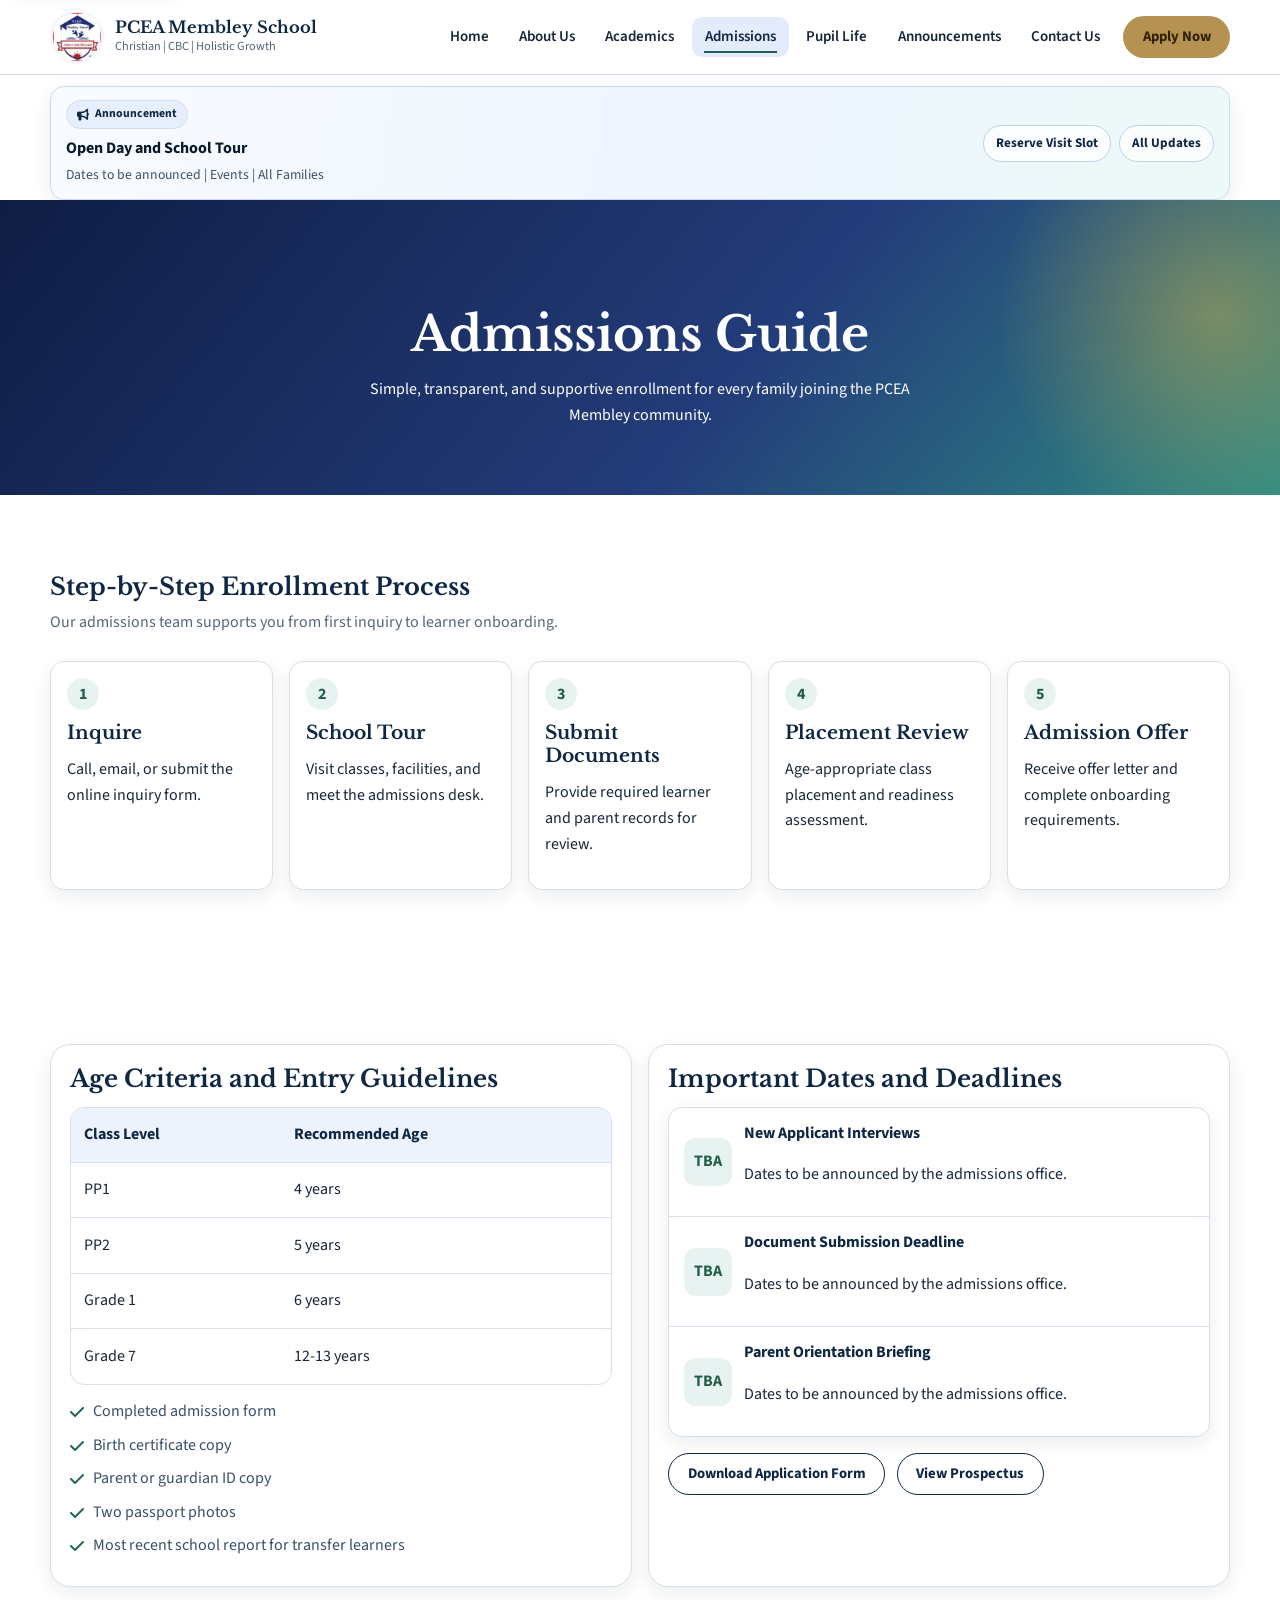
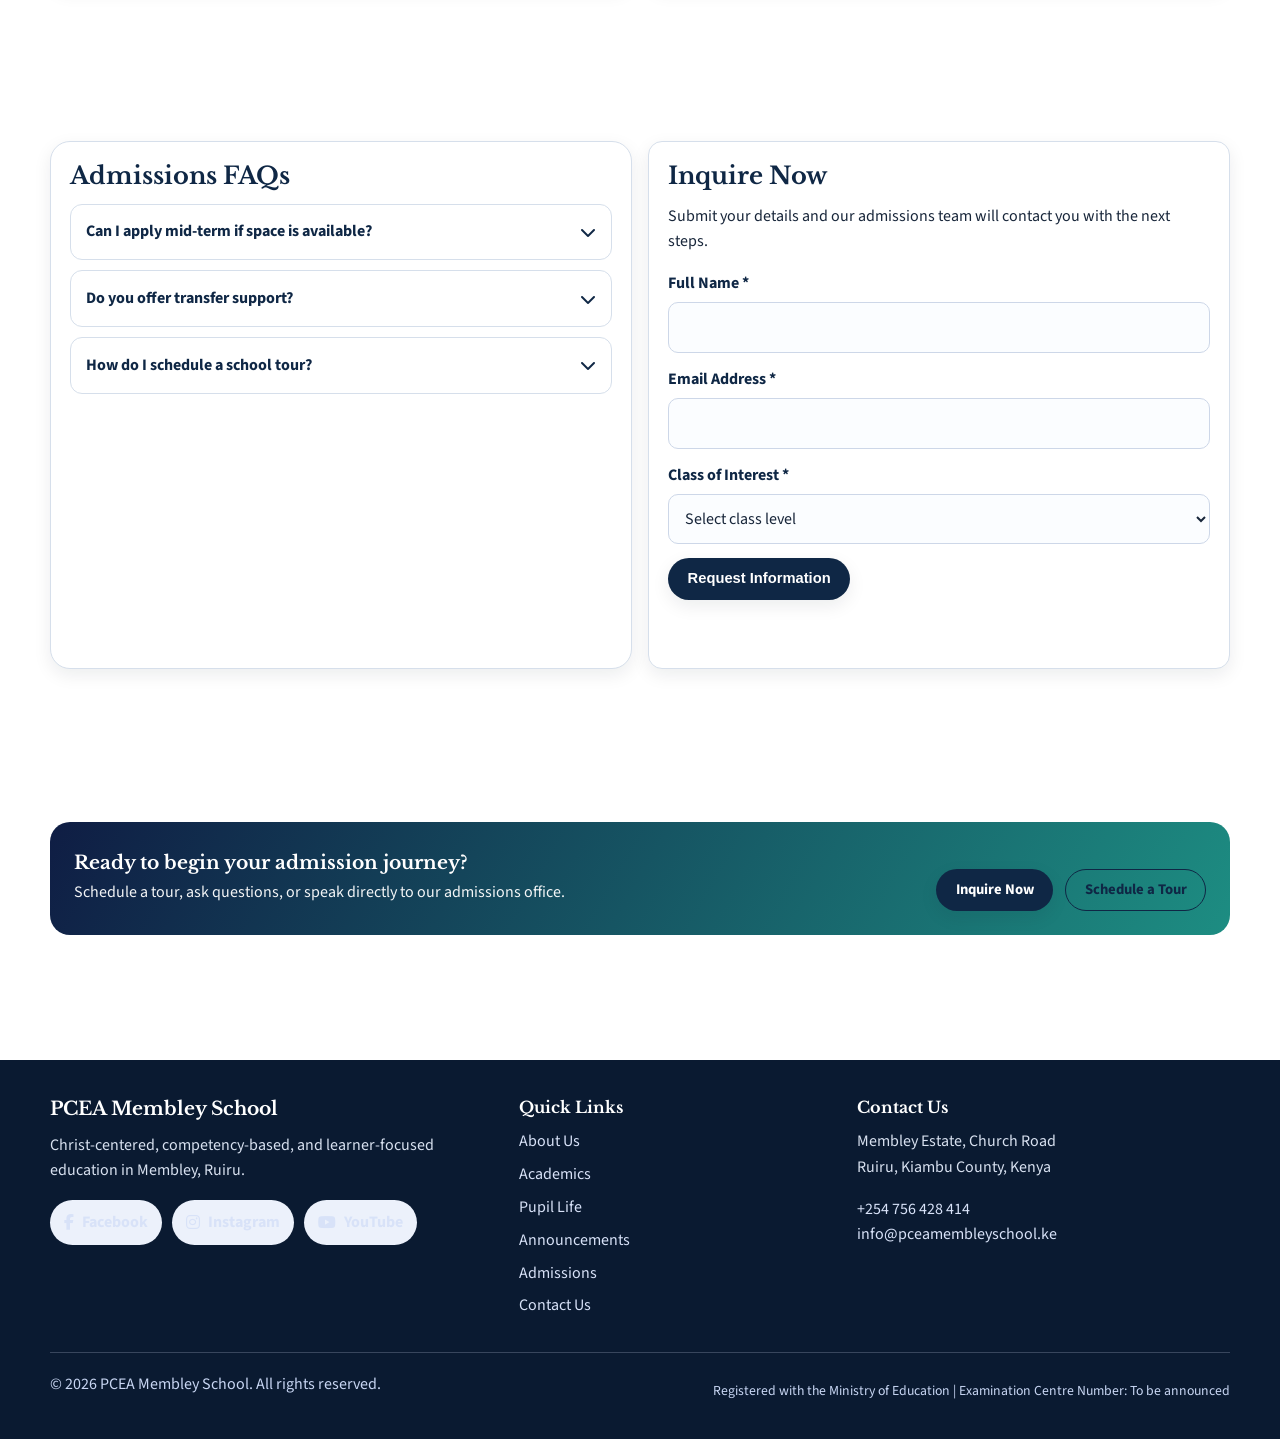
<file: frontend/admissions.html>
﻿<!DOCTYPE html>
<html lang="en">
<head>
    <meta charset="UTF-8">
    <meta name="viewport" content="width=device-width, initial-scale=1.0">
    <title>Admissions | PCEA Membley School</title>
    <meta name="description" content="Step-by-step admissions guide for PCEA Membley School with age criteria, document checklist, timelines, and inquiry options.">
    <meta name="robots" content="index, follow">
    <link rel="canonical" href="https://pceamembleyschool.com/admissions.html">

    <link rel="preconnect" href="https://fonts.googleapis.com">
    <link rel="preconnect" href="https://fonts.gstatic.com" crossorigin>
    <link href="https://fonts.googleapis.com/css2?family=Libre+Baskerville:wght@400;700&family=Source+Sans+3:wght@400;500;600;700&display=swap" rel="stylesheet">
    <link rel="stylesheet" href="https://cdnjs.cloudflare.com/ajax/libs/font-awesome/6.5.2/css/all.min.css">
    <link rel="preload" as="style" href="assets/css/main.css">
    <link rel="prefetch" href="contact.html" as="document">
    <link rel="prefetch" href="student-life.html" as="document">
    <link rel="icon" type="image/jpg" href="media/image1.jpg">
    <meta name="theme-color" content="#0f1d44">
    <style>
        body{margin:0;font-family:"Source Sans 3",Arial,sans-serif;color:#17253f;background:#fff}.site-header{position:sticky;top:0;z-index:1000;background:#fff;border-bottom:1px solid #dde4ef}
    </style>
    <link rel="stylesheet" href="assets/css/main.css">
</head>
<body>
    <a href="#main-content" class="skip-link">Skip to main content</a>

    <header class="site-header" id="siteHeader">
        <div class="container nav-shell">
            <a href="index.html" class="brand" aria-label="PCEA Membley School home">
                <img src="media/image1.jpg" alt="PCEA Membley School logo" width="54" height="54">
                <div class="brand-copy">
                    <span class="brand-name">PCEA Membley School</span>
                    <span class="brand-tag">Christian | CBC | Holistic Growth</span>
                </div>
            </a>
            <button class="nav-toggle" id="navToggle" aria-label="Open navigation menu" aria-controls="siteNav" aria-expanded="false">
                <i class="fa-solid fa-bars"></i>
            </button>
            <nav class="site-nav" id="siteNav" aria-label="Main navigation">
                <a href="index.html" class="nav-link" data-page="index.html">Home</a>
                <a href="about.html" class="nav-link" data-page="about.html">About Us</a>
                <a href="academics.html" class="nav-link" data-page="academics.html">Academics</a>
                <a href="admissions.html" class="nav-link" data-page="admissions.html">Admissions</a>
                <a href="student-life.html" class="nav-link" data-page="student-life.html">Pupil Life</a>
                <a href="announcements.html" class="nav-link" data-page="announcements.html">Announcements</a>
                <a href="contact.html" class="nav-link" data-page="contact.html">Contact Us</a>
                <a href="admissions.html" class="btn btn-nav icon-bounce">Apply Now</a>
            </nav>
        </div>
    </header>

    <section class="announcement-strip-shell" aria-label="School announcement">
        <div class="container">
            <div id="announcementStrip" class="announcement-strip surface" aria-live="polite"></div>
        </div>
    </section>

    <main id="main-content">
        <section class="page-hero">
            <div class="container">
                <h1>Admissions Guide</h1>
                <p>Simple, transparent, and supportive enrollment for every family joining the PCEA Membley community.</p>
            </div>
        </section>

        <section class="section">
            <div class="container">
                <header class="section-header reveal">
                    <h2>Step-by-Step Enrollment Process</h2>
                    <p>Our admissions team supports you from first inquiry to learner onboarding.</p>
                </header>
                <div class="admissions-steps">
                    <article class="step-card reveal">
                        <span class="step-number">1</span>
                        <h3>Inquire</h3>
                        <p>Call, email, or submit the online inquiry form.</p>
                    </article>
                    <article class="step-card reveal">
                        <span class="step-number">2</span>
                        <h3>School Tour</h3>
                        <p>Visit classes, facilities, and meet the admissions desk.</p>
                    </article>
                    <article class="step-card reveal">
                        <span class="step-number">3</span>
                        <h3>Submit Documents</h3>
                        <p>Provide required learner and parent records for review.</p>
                    </article>
                    <article class="step-card reveal">
                        <span class="step-number">4</span>
                        <h3>Placement Review</h3>
                        <p>Age-appropriate class placement and readiness assessment.</p>
                    </article>
                    <article class="step-card reveal">
                        <span class="step-number">5</span>
                        <h3>Admission Offer</h3>
                        <p>Receive offer letter and complete onboarding requirements.</p>
                    </article>
                </div>
            </div>
        </section>

        <section class="section">
            <div class="container grid grid-2">
                <article class="surface reveal" style="padding:1.2rem;">
                    <h2>Age Criteria and Entry Guidelines</h2>
                    <div class="table-wrap" role="region" aria-label="Admission age criteria">
                        <table>
                            <thead>
                                <tr>
                                    <th>Class Level</th>
                                    <th>Recommended Age</th>
                                </tr>
                            </thead>
                            <tbody>
                                <tr><td>PP1</td><td>4 years</td></tr>
                                <tr><td>PP2</td><td>5 years</td></tr>
                                <tr><td>Grade 1</td><td>6 years</td></tr>
                                <tr><td>Grade 7</td><td>12-13 years</td></tr>
                            </tbody>
                        </table>
                    </div>
                    <ul class="list-check" style="margin-top:0.9rem;">
                        <li>Completed admission form</li>
                        <li>Birth certificate copy</li>
                        <li>Parent or guardian ID copy</li>
                        <li>Two passport photos</li>
                        <li>Most recent school report for transfer learners</li>
                    </ul>
                </article>

                <article class="surface reveal" style="padding:1.2rem;">
                    <h2>Important Dates and Deadlines</h2>
                    <ul class="mini-calendar">
                        <li>
                            <span class="day">TBA</span>
                            <div>
                                <p class="event-title">New Applicant Interviews</p>
                                <p>Dates to be announced by the admissions office.</p>
                            </div>
                        </li>
                        <li>
                            <span class="day">TBA</span>
                            <div>
                                <p class="event-title">Document Submission Deadline</p>
                                <p>Dates to be announced by the admissions office.</p>
                            </div>
                        </li>
                        <li>
                            <span class="day">TBA</span>
                            <div>
                                <p class="event-title">Parent Orientation Briefing</p>
                                <p>Dates to be announced by the admissions office.</p>
                            </div>
                        </li>
                    </ul>
                    <div class="hero-actions" style="margin-top:1rem;">
                        <a href="downloads/application-package.pdf" class="btn btn-outline icon-bounce" download>Download Application Form</a>
                        <a href="downloads/admissions-prospectus.pdf" class="btn btn-outline icon-bounce" download>View Prospectus</a>
                    </div>
                </article>
            </div>
        </section>

        <section class="section">
            <div class="container grid grid-2">
                <article class="surface reveal" style="padding:1.2rem;">
                    <h2>Admissions FAQs</h2>
                    <div class="faq-accordion">
                        <article class="faq-item">
                            <button class="faq-trigger" aria-expanded="false">Can I apply mid-term if space is available? <i class="fa-solid fa-chevron-down"></i></button>
                            <div class="faq-content">
                                <p>Yes. Mid-term admissions are considered after placement review and subject to class capacity.</p>
                            </div>
                        </article>
                        <article class="faq-item">
                            <button class="faq-trigger" aria-expanded="false">Do you offer transfer support? <i class="fa-solid fa-chevron-down"></i></button>
                            <div class="faq-content">
                                <p>Yes. We help families with onboarding and academic continuity for transfer learners.</p>
                            </div>
                        </article>
                        <article class="faq-item">
                            <button class="faq-trigger" aria-expanded="false">How do I schedule a school tour? <i class="fa-solid fa-chevron-down"></i></button>
                            <div class="faq-content">
                                <p>Use the contact page or call the admissions desk to reserve a guided tour slot.</p>
                            </div>
                        </article>
                    </div>
                </article>

                <article class="contact-form reveal" style="height:fit-content;">
                    <h2>Inquire Now</h2>
                    <p>Submit your details and our admissions team will contact you with the next steps.</p>
                    <form id="prospectusForm">
                        <div class="field">
                            <label for="prospectusName">Full Name *</label>
                            <input id="prospectusName" name="prospectusName" type="text" required>
                        </div>
                        <div class="field">
                            <label for="prospectusEmail">Email Address *</label>
                            <input id="prospectusEmail" name="prospectusEmail" type="email" required>
                        </div>
                        <div class="field">
                            <label for="prospectusClass">Class of Interest *</label>
                            <select id="prospectusClass" name="prospectusClass" required>
                                <option value="">Select class level</option>
                                <option value="PP1-PP2">Pre-Primary</option>
                                <option value="Grade 1-6">Primary</option>
                                <option value="Grade 7-9">Junior Secondary</option>
                            </select>
                        </div>
                        <button type="submit" class="btn btn-primary">Request Information <span class="spinner" aria-hidden="true"></span></button>
                        <p id="prospectusStatus" class="form-status" aria-live="polite"></p>
                    </form>
                </article>
            </div>
        </section>

        <section class="section">
            <div class="container cta-band reveal">
                <div>
                    <h3>Ready to begin your admission journey?</h3>
                    <p>Schedule a tour, ask questions, or speak directly to our admissions office.</p>
                </div>
                <div class="hero-actions">
                    <a href="contact.html#inquiry-form" class="btn btn-primary icon-bounce">Inquire Now</a>
                    <a href="contact.html" class="btn btn-outline icon-bounce">Schedule a Tour</a>
                </div>
            </div>
        </section>
    </main>

    <footer class="site-footer">
        <div class="container footer-grid">
            <div>
                <h3>PCEA Membley School</h3>
                <p>Christ-centered, competency-based, and learner-focused education in Membley, Ruiru.</p>
                <div class="social-row">
                    <a href="https://facebook.com/pceamembleyschool" target="_blank" rel="noopener"><i class="fa-brands fa-facebook-f"></i>Facebook</a>
                    <a href="https://instagram.com/pceamembleyschool" target="_blank" rel="noopener"><i class="fa-brands fa-instagram"></i>Instagram</a>
                    <a href="https://youtube.com/@pceamembleyschool" target="_blank" rel="noopener"><i class="fa-brands fa-youtube"></i>YouTube</a>
                </div>
            </div>
            <div>
                <h4>Quick Links</h4>
                <ul class="footer-links">
                    <li><a href="about.html">About Us</a></li>
                    <li><a href="academics.html">Academics</a></li>
                    <li><a href="student-life.html">Pupil Life</a></li>
                    <li><a href="announcements.html">Announcements</a></li>
                    <li><a href="admissions.html">Admissions</a></li>
                    <li><a href="contact.html">Contact Us</a></li>
                </ul>
            </div>
            <div>
                <h4>Contact Us</h4>
                <p>Membley Estate, Church Road<br>Ruiru, Kiambu County, Kenya</p>
                <p><a href="tel:+254756428414">+254 756 428 414</a><br><a href="mailto:info@pceamembleyschool.ke">info@pceamembleyschool.ke</a></p>
            </div>
        </div>
        <div class="container footer-bottom">
            <p>&copy; <span class="js-year"></span> PCEA Membley School. All rights reserved.</p>
            <p class="trust-badges">Registered with the Ministry of Education | Examination Centre Number: To be announced</p>
        </div>
    </footer>

    <script src="//instant.page/5.2.0" type="module"></script>
    <script defer src="assets/js/site.js"></script>
</body>
</html>
</file>
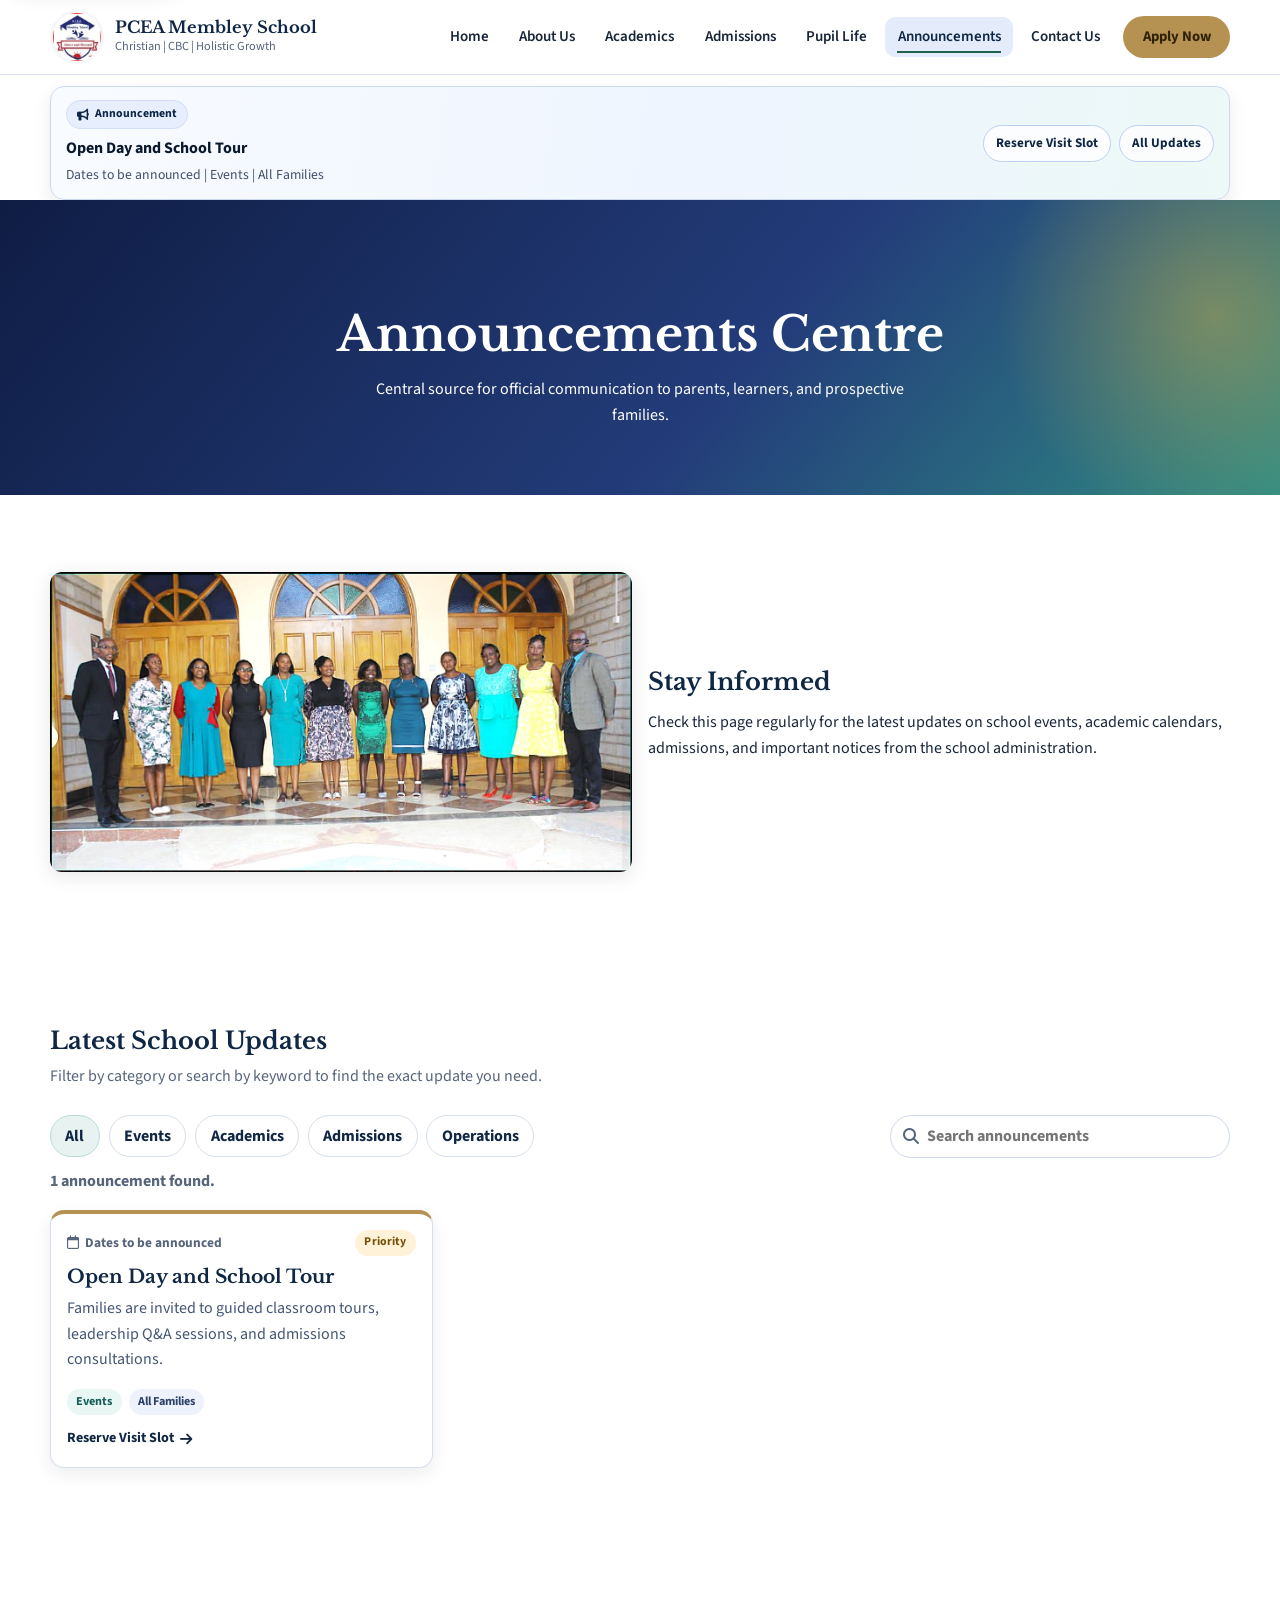
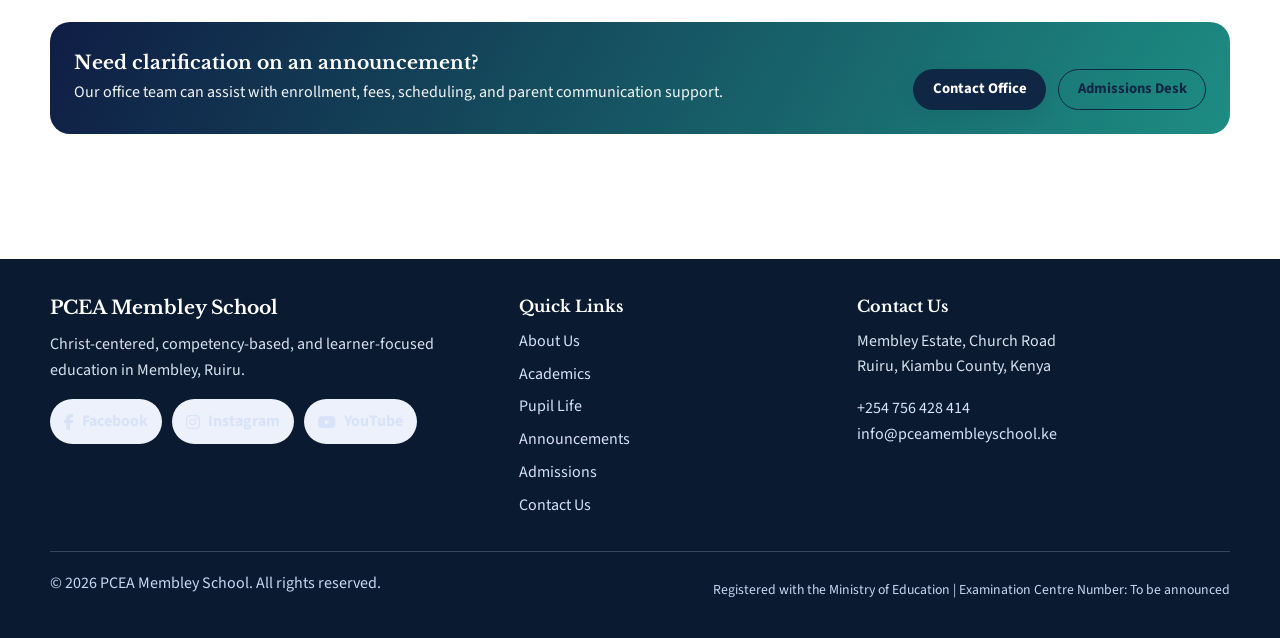
<file: frontend/announcements.html>
﻿<!DOCTYPE html>
<html lang="en">
<head>
    <meta charset="UTF-8">
    <meta name="viewport" content="width=device-width, initial-scale=1.0">
    <title>Announcements | PCEA Membley School</title>
    <meta name="description" content="Official announcements from PCEA Membley School including events, admissions updates, academic notices, and operational communication.">
    <meta name="robots" content="index, follow">
    <link rel="canonical" href="https://pceamembleyschool.com/announcements.html">

    <link rel="preconnect" href="https://fonts.googleapis.com">
    <link rel="preconnect" href="https://fonts.gstatic.com" crossorigin>
    <link href="https://fonts.googleapis.com/css2?family=Libre+Baskerville:wght@400;700&family=Source+Sans+3:wght@400;500;600;700&display=swap" rel="stylesheet">
    <link rel="stylesheet" href="https://cdnjs.cloudflare.com/ajax/libs/font-awesome/6.5.2/css/all.min.css">
    <link rel="preload" as="style" href="assets/css/main.css">
    <link rel="prefetch" href="admissions.html" as="document">
    <link rel="prefetch" href="contact.html" as="document">
    <link rel="icon" type="image/jpg" href="media/image1.jpg">
    <meta name="theme-color" content="#0f1d44">
    <style>
        body{margin:0;font-family:"Source Sans 3",Arial,sans-serif;color:#17253f;background:#fff} .site-header{position:sticky;top:0;z-index:1000;background:#fff;border-bottom:1px solid #dde4ef}
    </style>
    <link rel="stylesheet" href="assets/css/main.css">
</head>
<body>
    <a href="#main-content" class="skip-link">Skip to main content</a>

    <header class="site-header" id="siteHeader">
        <div class="container nav-shell">
            <a href="index.html" class="brand" aria-label="PCEA Membley School home">
                <img src="media/image1.jpg" alt="PCEA Membley School logo" width="54" height="54">
                <div class="brand-copy">
                    <span class="brand-name">PCEA Membley School</span>
                    <span class="brand-tag">Christian | CBC | Holistic Growth</span>
                </div>
            </a>
            <button class="nav-toggle" id="navToggle" aria-label="Open navigation menu" aria-controls="siteNav" aria-expanded="false">
                <i class="fa-solid fa-bars"></i>
            </button>
            <nav class="site-nav" id="siteNav" aria-label="Main navigation">
                <a href="index.html" class="nav-link" data-page="index.html">Home</a>
                <a href="about.html" class="nav-link" data-page="about.html">About Us</a>
                <a href="academics.html" class="nav-link" data-page="academics.html">Academics</a>
                <a href="admissions.html" class="nav-link" data-page="admissions.html">Admissions</a>
                <a href="student-life.html" class="nav-link" data-page="student-life.html">Pupil Life</a>
                <a href="announcements.html" class="nav-link" data-page="announcements.html">Announcements</a>
                <a href="contact.html" class="nav-link" data-page="contact.html">Contact Us</a>
                <a href="admissions.html" class="btn btn-nav icon-bounce">Apply Now</a>
            </nav>
        </div>
    </header>

    <section class="announcement-strip-shell" aria-label="School announcement">
        <div class="container">
            <div id="announcementStrip" class="announcement-strip surface" aria-live="polite"></div>
        </div>
    </section>

    <main id="main-content">
        <section class="page-hero">
            <div class="container">
                <h1>Announcements Centre</h1>
                <p>Central source for official communication to parents, learners, and prospective families.</p>
            </div>
        </section>

        <section class="section">
            <div class="container">
                <div class="grid grid-2" style="align-items:center;">
                    <article class="reveal">
                        <img src="PCEASCH-IMAGES/About us.png" alt="School announcements and events" style="width:100%;border-radius:12px;box-shadow:0 4px 20px rgba(0,0,0,0.1);" loading="lazy">
                    </article>
                    <article class="reveal">
                        <h2>Stay Informed</h2>
                        <p>Check this page regularly for the latest updates on school events, academic calendars, admissions, and important notices from the school administration.</p>
                    </article>
                </div>
            </div>
        </section>

        <section class="section">
            <div class="container">
                <header class="section-header reveal">
                    <h2>Latest School Updates</h2>
                    <p>Filter by category or search by keyword to find the exact update you need.</p>
                </header>

                <div class="announcement-toolbar reveal">
                    <div class="announcement-filter-group" role="tablist" aria-label="Announcement filters">
                        <button class="filter-btn is-active" type="button" data-announcement-filter="all">All</button>
                        <button class="filter-btn" type="button" data-announcement-filter="events">Events</button>
                        <button class="filter-btn" type="button" data-announcement-filter="academics">Academics</button>
                        <button class="filter-btn" type="button" data-announcement-filter="admissions">Admissions</button>
                        <button class="filter-btn" type="button" data-announcement-filter="operations">Operations</button>
                    </div>
                    <label for="announcementSearch" class="announcement-search">
                        <i class="fa-solid fa-magnifying-glass" aria-hidden="true"></i>
                        <span class="sr-only">Search announcements</span>
                        <input id="announcementSearch" type="search" placeholder="Search announcements">
                    </label>
                </div>

                <p id="announcementResultCount" class="announcement-results reveal" aria-live="polite"></p>

                <div id="announcementHub" class="announcement-grid" aria-live="polite"></div>

                <article id="announcementEmpty" class="announcement-empty surface" hidden>
                    <h3>No announcements found</h3>
                    <p>Try a different keyword or switch to another category filter.</p>
                </article>
            </div>
        </section>

        <section class="section">
            <div class="container cta-band reveal">
                <div>
                    <h3>Need clarification on an announcement?</h3>
                    <p>Our office team can assist with enrollment, fees, scheduling, and parent communication support.</p>
                </div>
                <div class="hero-actions">
                    <a href="contact.html#inquiry-form" class="btn btn-primary icon-bounce">Contact Office</a>
                    <a href="admissions.html" class="btn btn-outline icon-bounce">Admissions Desk</a>
                </div>
            </div>
        </section>
    </main>

    <footer class="site-footer">
        <div class="container footer-grid">
            <div>
                <h3>PCEA Membley School</h3>
                <p>Christ-centered, competency-based, and learner-focused education in Membley, Ruiru.</p>
                <div class="social-row">
                    <a href="https://facebook.com/pceamembleyschool" target="_blank" rel="noopener"><i class="fa-brands fa-facebook-f"></i>Facebook</a>
                    <a href="https://instagram.com/pceamembleyschool" target="_blank" rel="noopener"><i class="fa-brands fa-instagram"></i>Instagram</a>
                    <a href="https://youtube.com/@pceamembleyschool" target="_blank" rel="noopener"><i class="fa-brands fa-youtube"></i>YouTube</a>
                </div>
            </div>
            <div>
                <h4>Quick Links</h4>
                <ul class="footer-links">
                    <li><a href="about.html">About Us</a></li>
                    <li><a href="academics.html">Academics</a></li>
                    <li><a href="student-life.html">Pupil Life</a></li>
                    <li><a href="announcements.html">Announcements</a></li>
                    <li><a href="admissions.html">Admissions</a></li>
                    <li><a href="contact.html">Contact Us</a></li>
                </ul>
            </div>
            <div>
                <h4>Contact Us</h4>
                <p>Membley Estate, Church Road<br>Ruiru, Kiambu County, Kenya</p>
                <p><a href="tel:+254756428414">+254 756 428 414</a><br><a href="mailto:info@pceamembleyschool.ke">info@pceamembleyschool.ke</a></p>
            </div>
        </div>
        <div class="container footer-bottom">
            <p>&copy; <span class="js-year"></span> PCEA Membley School. All rights reserved.</p>
            <p class="trust-badges">Registered with the Ministry of Education | Examination Centre Number: To be announced</p>
        </div>
    </footer>

    <script src="//instant.page/5.2.0" type="module"></script>
    <script defer src="assets/js/site.js"></script>
</body>
</html>
</file>
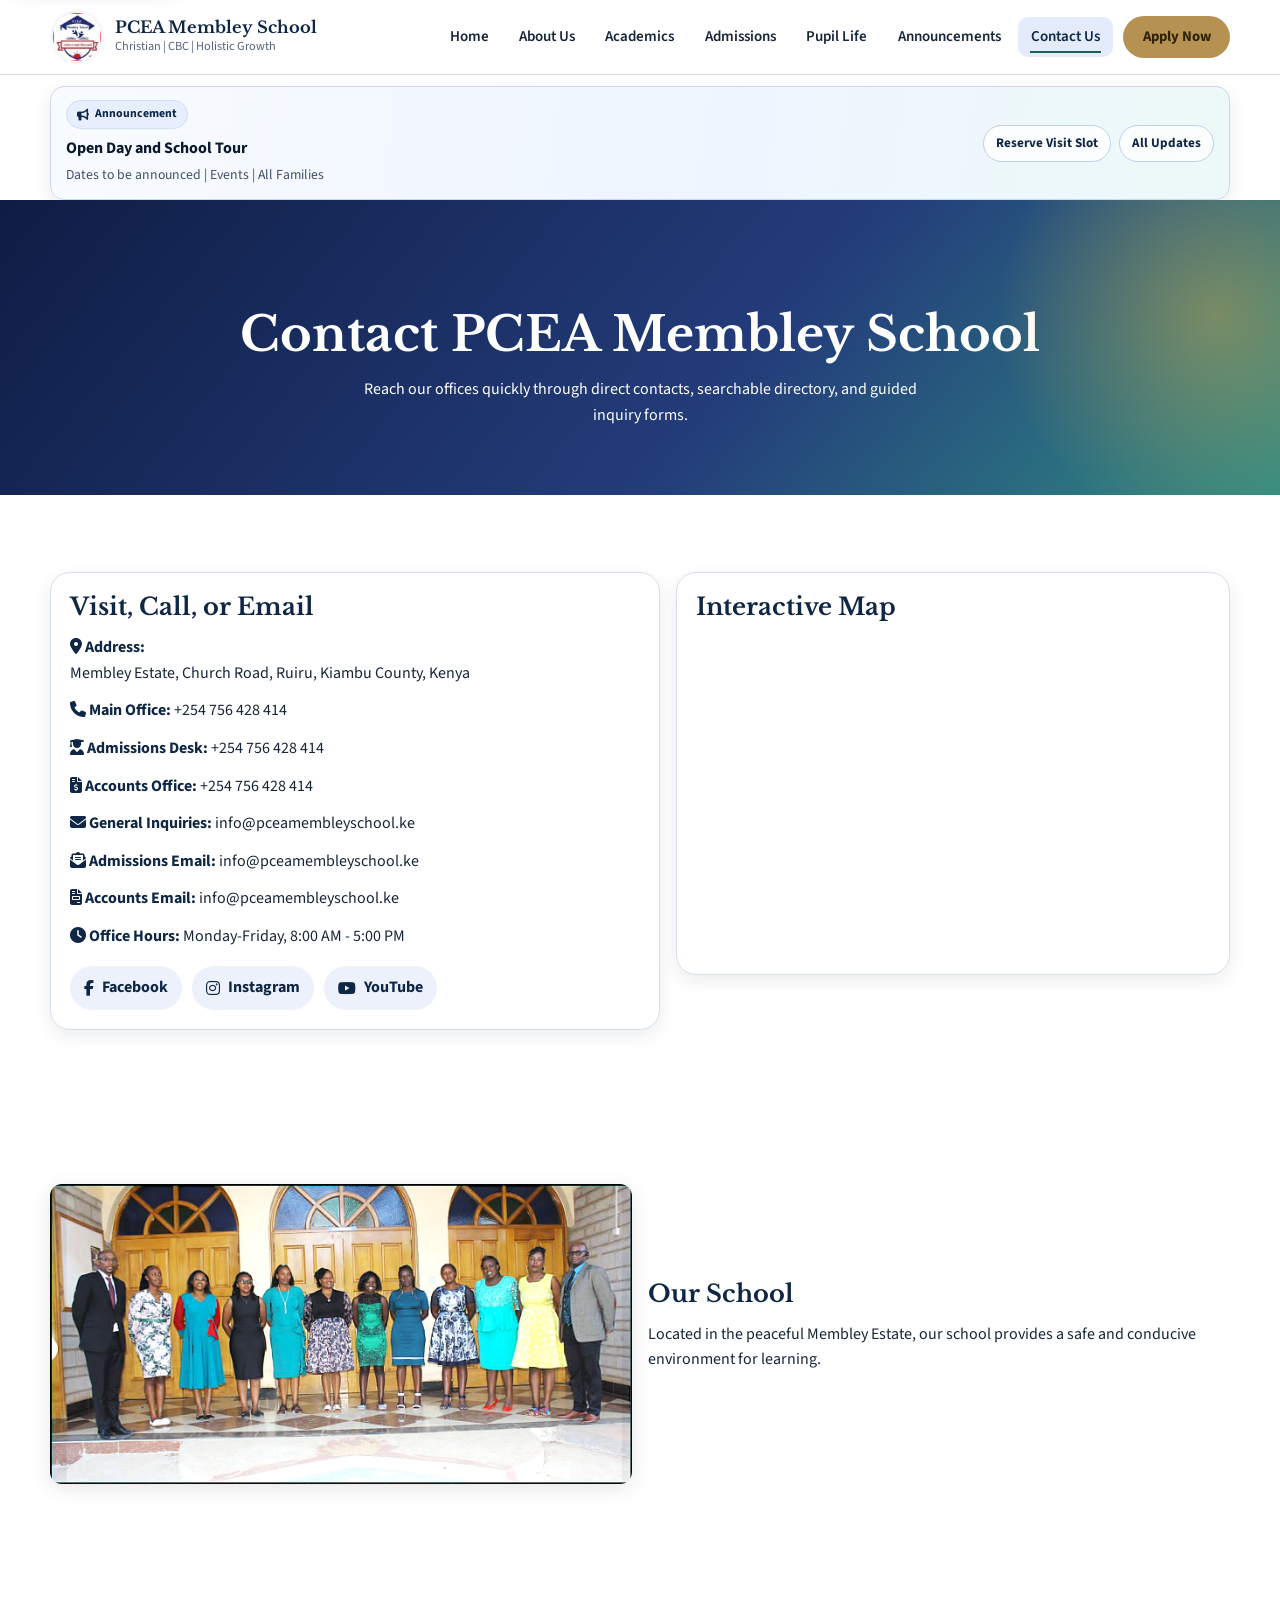
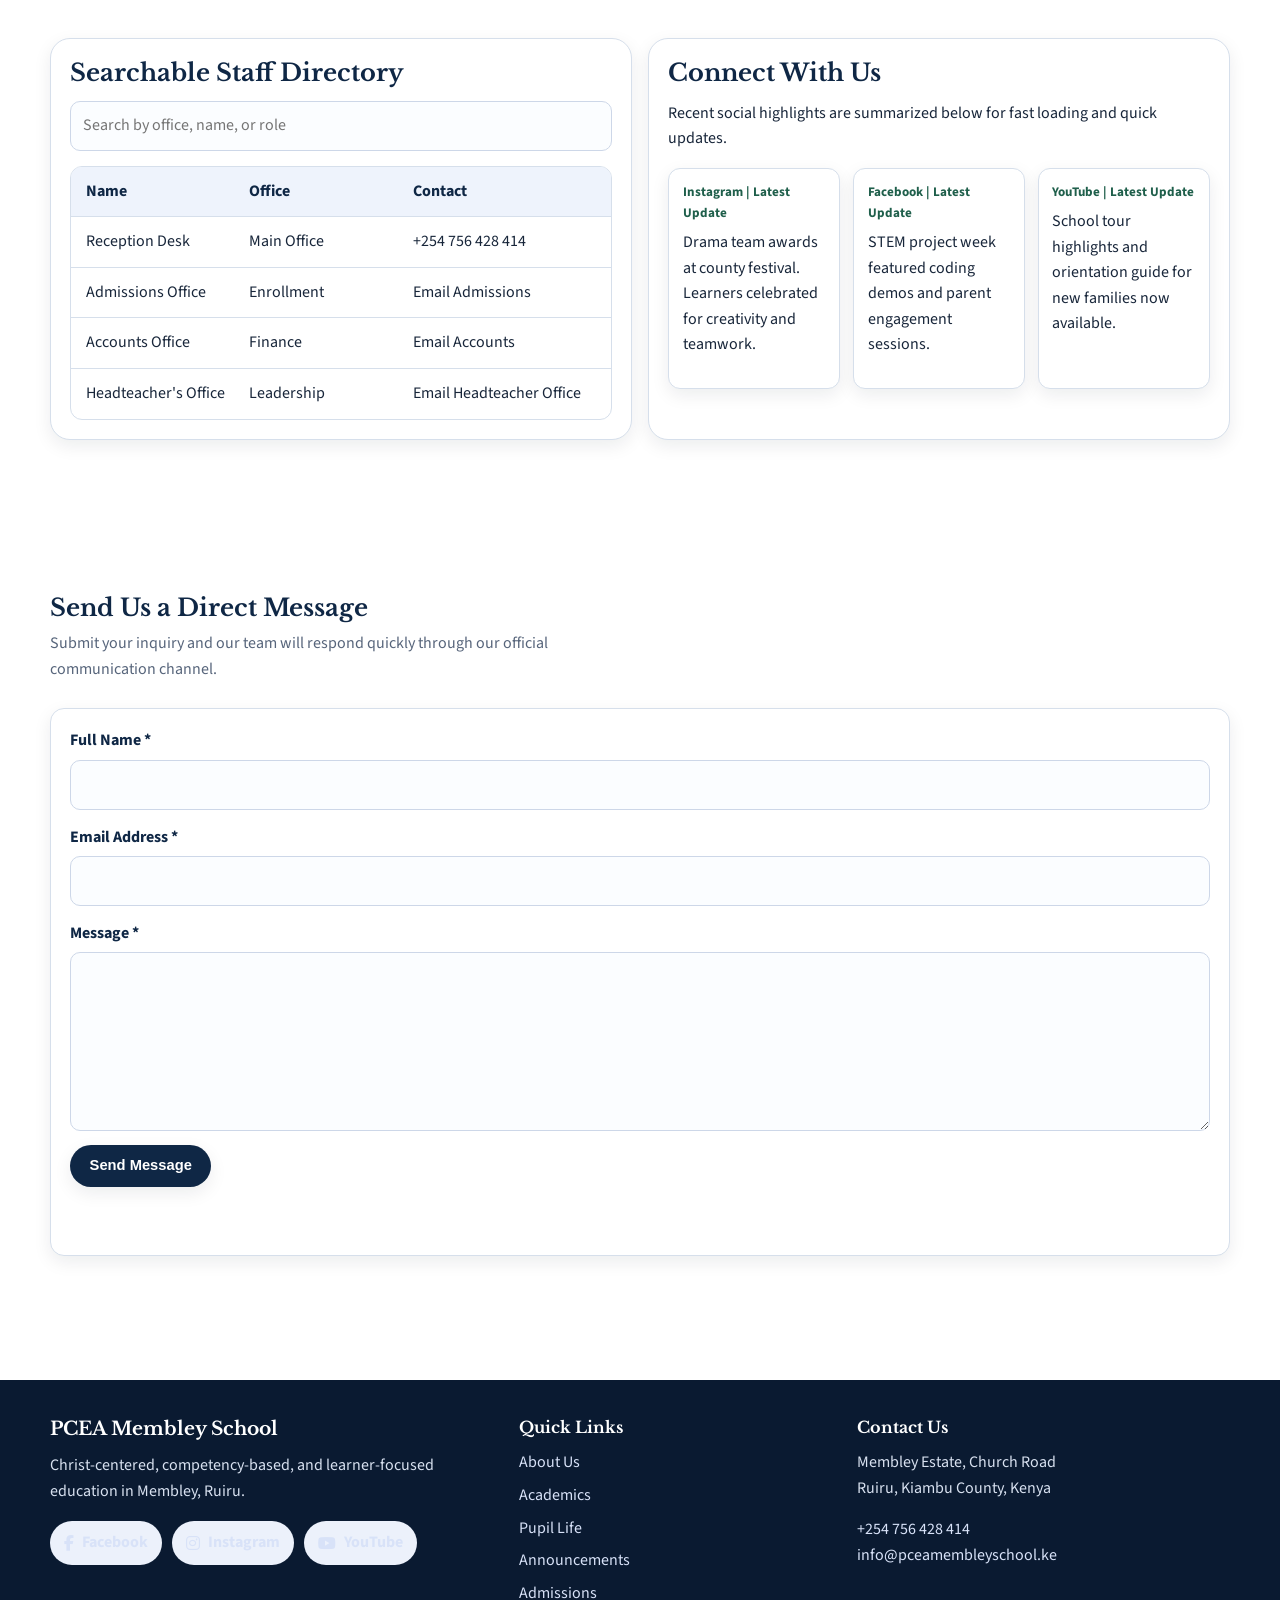
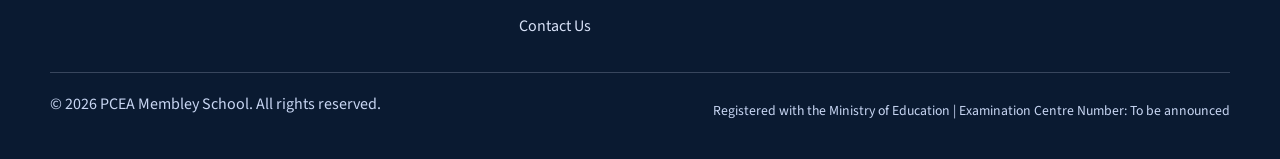
<file: frontend/contact.html>
﻿<!DOCTYPE html>
<html lang="en">
<head>
    <meta charset="UTF-8">
    <meta name="viewport" content="width=device-width, initial-scale=1.0">
    <title>Contact Us | PCEA Membley School</title>
    <meta name="description" content="Contact PCEA Membley School through phone, email, directory search, map directions, and direct inquiry forms.">
    <meta name="robots" content="index, follow">
    <link rel="canonical" href="https://pceamembleyschool.com/contact.html">

    <link rel="preconnect" href="https://fonts.googleapis.com">
    <link rel="preconnect" href="https://fonts.gstatic.com" crossorigin>
    <link href="https://fonts.googleapis.com/css2?family=Libre+Baskerville:wght@400;700&family=Source+Sans+3:wght@400;500;600;700&display=swap" rel="stylesheet">
    <link rel="stylesheet" href="https://cdnjs.cloudflare.com/ajax/libs/font-awesome/6.5.2/css/all.min.css">
    <link rel="preload" as="style" href="assets/css/main.css">
    <link rel="prefetch" href="admissions.html" as="document">
    <link rel="prefetch" href="index.html" as="document">
    <link rel="icon" type="image/jpg" href="media/image1.jpg">
    <meta name="theme-color" content="#0f1d44">
    <style>
        body{margin:0;font-family:"Source Sans 3",Arial,sans-serif;color:#17253f;background:#fff} .site-header{position:sticky;top:0;z-index:1000;background:#fff;border-bottom:1px solid #dde4ef}
    </style>
    <link rel="stylesheet" href="assets/css/main.css">
</head>
<body>
    <a href="#main-content" class="skip-link">Skip to main content</a>

    <header class="site-header" id="siteHeader">
        <div class="container nav-shell">
            <a href="index.html" class="brand" aria-label="PCEA Membley School home">
                <img src="media/image1.jpg" alt="PCEA Membley School logo" width="54" height="54">
                <div class="brand-copy">
                    <span class="brand-name">PCEA Membley School</span>
                    <span class="brand-tag">Christian | CBC | Holistic Growth</span>
                </div>
            </a>
            <button class="nav-toggle" id="navToggle" aria-label="Open navigation menu" aria-controls="siteNav" aria-expanded="false">
                <i class="fa-solid fa-bars"></i>
            </button>
            <nav class="site-nav" id="siteNav" aria-label="Main navigation">
                <a href="index.html" class="nav-link" data-page="index.html">Home</a>
                <a href="about.html" class="nav-link" data-page="about.html">About Us</a>
                <a href="academics.html" class="nav-link" data-page="academics.html">Academics</a>
                <a href="admissions.html" class="nav-link" data-page="admissions.html">Admissions</a>
                <a href="student-life.html" class="nav-link" data-page="student-life.html">Pupil Life</a>
                <a href="announcements.html" class="nav-link" data-page="announcements.html">Announcements</a>
                <a href="contact.html" class="nav-link" data-page="contact.html">Contact Us</a>
                <a href="admissions.html" class="btn btn-nav icon-bounce">Apply Now</a>
            </nav>
        </div>
    </header>

    <section class="announcement-strip-shell" aria-label="School announcement">
        <div class="container">
            <div id="announcementStrip" class="announcement-strip surface" aria-live="polite"></div>
        </div>
    </section>

    <main id="main-content">
        <section class="page-hero">
            <div class="container">
                <h1>Contact PCEA Membley School</h1>
                <p>Reach our offices quickly through direct contacts, searchable directory, and guided inquiry forms.</p>
            </div>
        </section>

        <section class="section">
            <div class="container contact-panels">
                <article class="surface reveal" style="padding:1.2rem;">
                    <h2>Visit, Call, or Email</h2>
                    <ul class="contact-list">
                        <li><strong><i class="fa-solid fa-location-dot"></i> Address:</strong><br>Membley Estate, Church Road, Ruiru, Kiambu County, Kenya</li>
                        <li><strong><i class="fa-solid fa-phone"></i> Main Office:</strong> <a href="tel:+254756428414">+254 756 428 414</a></li>
                        <li><strong><i class="fa-solid fa-user-graduate"></i> Admissions Desk:</strong> <a href="tel:+254756428414">+254 756 428 414</a></li>
                        <li><strong><i class="fa-solid fa-file-invoice-dollar"></i> Accounts Office:</strong> <a href="tel:+254756428414">+254 756 428 414</a></li>
                        <li><strong><i class="fa-solid fa-envelope"></i> General Inquiries:</strong> <a href="mailto:info@pceamembleyschool.ke">info@pceamembleyschool.ke</a></li>
                        <li><strong><i class="fa-solid fa-envelope-open-text"></i> Admissions Email:</strong> <a href="mailto:info@pceamembleyschool.ke?subject=Admissions%20Inquiry">info@pceamembleyschool.ke</a></li>
                        <li><strong><i class="fa-solid fa-file-invoice"></i> Accounts Email:</strong> <a href="mailto:info@pceamembleyschool.ke?subject=Accounts%20Inquiry">info@pceamembleyschool.ke</a></li>
                        <li><strong><i class="fa-solid fa-clock"></i> Office Hours:</strong> Monday-Friday, 8:00 AM - 5:00 PM</li>
                    </ul>
                    <div class="social-row" style="margin-top:1rem;">
                        <a href="https://facebook.com/pceamembleyschool" target="_blank" rel="noopener"><i class="fa-brands fa-facebook-f"></i>Facebook</a>
                        <a href="https://instagram.com/pceamembleyschool" target="_blank" rel="noopener"><i class="fa-brands fa-instagram"></i>Instagram</a>
                        <a href="https://youtube.com/@pceamembleyschool" target="_blank" rel="noopener"><i class="fa-brands fa-youtube"></i>YouTube</a>
                    </div>
                </article>

                <article class="surface reveal" style="padding:1.2rem;">
                    <h2>Interactive Map</h2>
                    <iframe class="embed-map" loading="lazy" referrerpolicy="no-referrer-when-downgrade" title="Google map location for PCEA Membley School" src="https://www.google.com/maps/embed?pb=!1m18!1m12!1m3!1d3988.9327238518836!2d36.963719!3d-1.151496!2m3!1f0!2f0!3f0!3m2!1i1024!2i768!4f13.1!3m3!1m2!1s0x182f47303b0cb0a5%3A0x3cb03f9f67df2ad6!2sMembley%2C%20Ruiru!5e0!3m2!1sen!2ske!4v1700000000000!5m2!1sen!2ske"></iframe>
                </article>
            </div>
        </section>

        <section class="section">
            <div class="container">
                <div class="grid grid-2" style="align-items:center;">
                    <article class="reveal">
                        <img src="PCEASCH-IMAGES/About us.png" alt="PCEA Membley School" style="width:100%;border-radius:12px;box-shadow:0 4px 20px rgba(0,0,0,0.1);" loading="lazy">
                    </article>
                    <article class="reveal">
                        <h2>Our School</h2>
                        <p>Located in the peaceful Membley Estate, our school provides a safe and conducive environment for learning.</p>
                    </article>
                </div>
            </div>
        </section>

        <section class="section">
            <div class="container grid grid-2">
                <article class="surface reveal" style="padding:1.2rem;">
                    <h2>Searchable Staff Directory</h2>
                    <input id="directorySearch" class="directory-search" type="search" placeholder="Search by office, name, or role">
                    <div class="staff-directory" role="table" aria-label="Staff directory">
                        <div class="staff-row head" role="row">
                            <span>Name</span>
                            <span>Office</span>
                            <span>Contact</span>
                        </div>
                        <div class="staff-row" role="row" data-search="reception main office front desk">
                            <span>Reception Desk</span>
                            <span>Main Office</span>
                            <span><a href="tel:+254756428414">+254 756 428 414</a></span>
                        </div>
                        <div class="staff-row" role="row" data-search="admissions enrollment office">
                            <span>Admissions Office</span>
                            <span>Enrollment</span>
                            <span><a href="mailto:info@pceamembleyschool.ke?subject=Admissions%20Inquiry">Email Admissions</a></span>
                        </div>
                        <div class="staff-row" role="row" data-search="accounts billing finance">
                            <span>Accounts Office</span>
                            <span>Finance</span>
                            <span><a href="mailto:info@pceamembleyschool.ke?subject=Accounts%20Inquiry">Email Accounts</a></span>
                        </div>
                        <div class="staff-row" role="row" data-search="headteacher leadership">
                            <span>Headteacher's Office</span>
                            <span>Leadership</span>
                            <span><a href="mailto:info@pceamembleyschool.ke?subject=Headteacher%20Office%20Inquiry">Email Headteacher Office</a></span>
                        </div>
                    </div>
                </article>

                <article class="surface reveal" style="padding:1.2rem;">
                    <h2>Connect With Us</h2>
                    <p>Recent social highlights are summarized below for fast loading and quick updates.</p>
                    <div class="social-feed-grid">
                        <article class="social-feed-card">
                            <p class="meta">Instagram | Latest Update</p>
                            <p>Drama team awards at county festival. Learners celebrated for creativity and teamwork.</p>
                        </article>
                        <article class="social-feed-card">
                            <p class="meta">Facebook | Latest Update</p>
                            <p>STEM project week featured coding demos and parent engagement sessions.</p>
                        </article>
                        <article class="social-feed-card">
                            <p class="meta">YouTube | Latest Update</p>
                            <p>School tour highlights and orientation guide for new families now available.</p>
                        </article>
                    </div>
                </article>
            </div>
        </section>

        <section class="section" id="inquiry-form">
            <div class="container">
                <header class="section-header reveal">
                    <h2>Send Us a Direct Message</h2>
                    <p>Submit your inquiry and our team will respond quickly through our official communication channel.</p>
                </header>
                <form class="contact-form reveal" id="contactForm" novalidate>
                    <div class="field">
                        <label for="name">Full Name *</label>
                        <input id="name" name="name" type="text" autocomplete="name" required aria-required="true">
                    </div>
                    <div class="field">
                        <label for="email">Email Address *</label>
                        <input id="email" name="email" type="email" autocomplete="email" required aria-required="true">
                    </div>
                    <div class="field">
                        <label for="message">Message *</label>
                        <textarea id="message" name="message" rows="6" required aria-required="true"></textarea>
                    </div>
                    <button type="submit" class="btn btn-primary">Send Message <span class="spinner" aria-hidden="true"></span></button>
                    <p id="formStatus" class="form-status" aria-live="polite"></p>
                </form>
            </div>
        </section>
    </main>

    <footer class="site-footer">
        <div class="container footer-grid">
            <div>
                <h3>PCEA Membley School</h3>
                <p>Christ-centered, competency-based, and learner-focused education in Membley, Ruiru.</p>
                <div class="social-row">
                    <a href="https://facebook.com/pceamembleyschool" target="_blank" rel="noopener"><i class="fa-brands fa-facebook-f"></i>Facebook</a>
                    <a href="https://instagram.com/pceamembleyschool" target="_blank" rel="noopener"><i class="fa-brands fa-instagram"></i>Instagram</a>
                    <a href="https://youtube.com/@pceamembleyschool" target="_blank" rel="noopener"><i class="fa-brands fa-youtube"></i>YouTube</a>
                </div>
            </div>
            <div>
                <h4>Quick Links</h4>
                <ul class="footer-links">
                    <li><a href="about.html">About Us</a></li>
                    <li><a href="academics.html">Academics</a></li>
                    <li><a href="student-life.html">Pupil Life</a></li>
                    <li><a href="announcements.html">Announcements</a></li>
                    <li><a href="admissions.html">Admissions</a></li>
                    <li><a href="contact.html">Contact Us</a></li>
                </ul>
            </div>
            <div>
                <h4>Contact Us</h4>
                <p>Membley Estate, Church Road<br>Ruiru, Kiambu County, Kenya</p>
                <p><a href="tel:+254756428414">+254 756 428 414</a><br><a href="mailto:info@pceamembleyschool.ke">info@pceamembleyschool.ke</a></p>
            </div>
        </div>
        <div class="container footer-bottom">
            <p>&copy; <span class="js-year"></span> PCEA Membley School. All rights reserved.</p>
            <p class="trust-badges">Registered with the Ministry of Education | Examination Centre Number: To be announced</p>
        </div>
    </footer>

    <script src="//instant.page/5.2.0" type="module"></script>
    <script defer src="assets/js/site.js"></script>
    <script defer src="assets/js/contact-form.js"></script>
</body>
</html>
</file>
<file: frontend/assets/css/main.css>
/* Shared design system for the professional multi-page school website */
:root {
    --navy: #0f2745;
    --navy-900: #09182c;
    --teal: #1f5f4b;
    --gold: #b69252;
    --paper: #f5f7fb;
    --white: #ffffff;
    --ink: #18263a;
    --muted: #57657b;
    --line: #d6dfeb;
    --success: #1f6a4a;
    --danger: #9e2626;
    --shadow-lg: 0 16px 36px rgba(9, 24, 44, 0.12);
    --shadow-sm: 0 6px 18px rgba(9, 24, 44, 0.08);
    --radius-lg: 20px;
    --radius-md: 14px;
    --container: 1180px;
}

*,
*::before,
*::after {
    box-sizing: border-box;
}

html {
    scroll-behavior: smooth;
}

body {
    margin: 0;
    font-family: "Source Sans 3", "Segoe UI", Arial, sans-serif;
    color: var(--ink);
    background: #ffffff;
    line-height: 1.6;
}

img,
video,
iframe {
    max-width: 100%;
    display: block;
}

a {
    color: inherit;
    text-decoration: none;
}

h1,
h2,
h3,
h4 {
    font-family: "Libre Baskerville", Georgia, serif;
    margin: 0 0 0.8rem;
    color: var(--navy);
    line-height: 1.25;
}

p {
    margin: 0 0 1rem;
}

ul {
    margin: 0;
    padding: 0;
    list-style: none;
}

.container {
    width: min(100% - 2rem, var(--container));
    margin-inline: auto;
}

.skip-link {
    position: absolute;
    left: 12px;
    top: 12px;
    background: var(--white);
    color: var(--navy);
    padding: 0.6rem 0.85rem;
    border-radius: 10px;
    box-shadow: var(--shadow-sm);
    transform: translateY(-150%);
    transition: transform 180ms ease;
    z-index: 2000;
}

.skip-link:focus {
    transform: translateY(0);
    outline: 3px solid var(--teal);
}

.site-header {
    position: sticky;
    top: 0;
    z-index: 1000;
    background: rgba(255, 255, 255, 0.96);
    border-bottom: 1px solid var(--line);
    backdrop-filter: blur(8px);
}

.site-header.is-scrolled {
    box-shadow: 0 8px 22px rgba(10, 19, 48, 0.08);
}

.nav-shell {
    display: flex;
    align-items: center;
    justify-content: space-between;
    min-height: 74px;
    gap: 1rem;
}

.brand {
    display: flex;
    align-items: center;
    gap: 0.7rem;
    min-width: 0;
}

.brand img {
    width: 54px;
    height: 54px;
    border-radius: 50%;
    object-fit: cover;
    border: 3px solid var(--paper);
}

.brand-copy {
    min-width: 0;
}

.brand-name {
    display: block;
    font-family: "Libre Baskerville", Georgia, serif;
    font-weight: 700;
    font-size: 1.02rem;
    color: var(--navy);
    line-height: 1.15;
}

.brand-tag {
    display: block;
    color: var(--muted);
    font-size: 0.77rem;
}

.nav-toggle {
    display: none;
    width: 46px;
    height: 46px;
    border-radius: 12px;
    border: 1px solid var(--line);
    background: var(--white);
    color: var(--navy);
    cursor: pointer;
}

.site-nav {
    display: flex;
    align-items: center;
    gap: 0.3rem;
}

.site-nav .nav-link {
    font-weight: 600;
    color: var(--ink);
    font-size: 0.94rem;
    padding: 0.52rem 0.8rem;
    border-radius: 10px;
    transition: background-color 180ms ease, color 180ms ease;
}

.site-nav .nav-link:hover {
    background: #e8edf7;
    color: var(--navy);
}

.site-nav .nav-link.is-active,
.site-nav .nav-link[aria-current="page"] {
    background: #e4ecfb;
    color: var(--navy);
}

.btn {
    display: inline-flex;
    align-items: center;
    justify-content: center;
    gap: 0.55rem;
    border-radius: 999px;
    font-weight: 700;
    font-size: 0.92rem;
    line-height: 1;
    padding: 0.78rem 1.15rem;
    border: 1px solid transparent;
    transition: transform 180ms ease, box-shadow 180ms ease, background-color 180ms ease, color 180ms ease;
}

.btn:hover {
    transform: translateY(-2px);
}

.btn-primary {
    background: var(--navy);
    color: var(--white);
    box-shadow: var(--shadow-sm);
}

.btn-primary:hover {
    background: var(--navy-900);
}

.btn-accent {
    background: var(--gold);
    color: #2e220a;
}

.btn-accent:hover {
    background: #a78549;
}

.btn-outline {
    border-color: var(--navy);
    color: var(--navy);
    background: transparent;
}

.btn-outline:hover {
    background: #e9eef8;
}

.btn-nav {
    background: var(--gold);
    color: #2f2206;
    margin-left: 0.35rem;
}

.btn-nav:hover {
    background: #c8982d;
}

.hero-home {
    position: relative;
    min-height: clamp(560px, 82vh, 740px);
    display: grid;
    align-items: center;
    overflow: clip;
    isolation: isolate;
}

.hero-media {
    position: absolute;
    inset: 0;
    z-index: -2;
}

.hero-media img {
    width: 100%;
    height: 100%;
    object-fit: cover;
}

.hero-home::before {
    content: "";
    position: absolute;
    inset: 0;
    z-index: -1;
    background: linear-gradient(110deg, rgba(10, 19, 48, 0.85) 0%, rgba(10, 19, 48, 0.56) 45%, rgba(10, 19, 48, 0.2) 100%);
}

.hero-home::after {
    content: "";
    position: absolute;
    width: 390px;
    height: 390px;
    right: -120px;
    top: -90px;
    border-radius: 50%;
    background: radial-gradient(circle, rgba(215, 171, 67, 0.45) 0%, rgba(215, 171, 67, 0) 70%);
    z-index: -1;
}

.hero-home .container {
    padding-top: 3rem;
    padding-bottom: 3rem;
}

.hero-kicker {
    display: inline-flex;
    align-items: center;
    gap: 0.45rem;
    padding: 0.45rem 0.8rem;
    border-radius: 999px;
    background: rgba(255, 255, 255, 0.16);
    color: #fefefe;
    font-size: 0.82rem;
    font-weight: 700;
    letter-spacing: 0.02em;
    margin-bottom: 1.1rem;
}

.hero-home h1 {
    color: var(--white);
    font-size: clamp(2rem, 4.5vw, 3.55rem);
    max-width: 18ch;
    margin-bottom: 1rem;
}

.hero-home p {
    color: #f4f7ff;
    max-width: 58ch;
    font-size: clamp(1rem, 1.8vw, 1.15rem);
}

.hero-actions {
    margin-top: 1.45rem;
    display: flex;
    gap: 0.75rem;
    flex-wrap: wrap;
}

.hero-highlights {
    margin-top: 2rem;
    display: grid;
    grid-template-columns: repeat(3, minmax(120px, 1fr));
    gap: 0.75rem;
    max-width: 720px;
}

.hero-highlights li {
    background: rgba(255, 255, 255, 0.15);
    border: 1px solid rgba(255, 255, 255, 0.2);
    border-radius: 14px;
    padding: 0.7rem 0.8rem;
    color: #f8faff;
    font-size: 0.9rem;
}

.hero-highlights strong {
    display: block;
    font-size: 1rem;
    margin-bottom: 0.2rem;
}

.page-hero {
    position: relative;
    padding: 6.5rem 0 3.2rem;
    background: linear-gradient(130deg, #0f1d44 0%, #233c7a 58%, #2f8d84 100%);
    overflow: hidden;
    color: var(--white);
}

.page-hero::before {
    content: "";
    position: absolute;
    width: 430px;
    height: 430px;
    right: -150px;
    top: -100px;
    border-radius: 50%;
    background: radial-gradient(circle, rgba(215, 171, 67, 0.45) 0%, rgba(215, 171, 67, 0) 72%);
}

.page-hero h1,
.page-hero p {
    color: var(--white);
    margin-inline: auto;
    text-align: center;
}

.page-hero h1 {
    font-size: clamp(2rem, 4vw, 3rem);
}

.page-hero p {
    max-width: 70ch;
}

.section {
    padding: clamp(4rem, 6vw, 5.8rem) 0;
}

.section-header {
    margin-bottom: 1.6rem;
}

.section-header h2 {
    margin-bottom: 0.5rem;
}

.section-header p {
    max-width: 68ch;
    color: var(--muted);
}

.surface {
    background: var(--white);
    border: 1px solid var(--line);
    border-radius: var(--radius-lg);
    box-shadow: var(--shadow-sm);
}

.grid {
    display: grid;
    gap: 1rem;
}

.grid-2 {
    grid-template-columns: repeat(2, minmax(0, 1fr));
}

.grid-3 {
    grid-template-columns: repeat(3, minmax(0, 1fr));
}

.grid-4 {
    grid-template-columns: repeat(4, minmax(0, 1fr));
}

.card {
    background: var(--white);
    border: 1px solid var(--line);
    border-radius: var(--radius-md);
    padding: 1.2rem;
    box-shadow: var(--shadow-sm);
}

.card h3,
.card h4 {
    margin-bottom: 0.5rem;
}

.card p {
    color: var(--muted);
}

.leadership-shell {
    background: linear-gradient(135deg, #f7faff 0%, #ffffff 100%);
    border: 1px solid #d8e2f4;
    border-radius: var(--radius-lg);
    box-shadow: var(--shadow-sm);
    padding: 1.3rem;
}

.leadership-card {
    border-top: 4px solid var(--gold);
}

.portrait-placeholder {
    position: relative;
    aspect-ratio: 4 / 5;
    border-radius: 12px;
    overflow: hidden;
    border: 1px solid #cad8ee;
    margin-bottom: 0.9rem;
    background: linear-gradient(180deg, #edf2fb 0%, #dbe6f8 100%);
}

.portrait-placeholder img {
    width: 100%;
    height: 100%;
    object-fit: cover;
}

.portrait-note {
    margin-top: 0.85rem;
    border: 1px dashed #b6c7e6;
    border-radius: 10px;
    background: #f7fbff;
    color: #4e607f;
    font-size: 0.84rem;
    padding: 0.55rem 0.65rem;
}

.icon-chip {
    width: 42px;
    height: 42px;
    border-radius: 50%;
    display: inline-flex;
    align-items: center;
    justify-content: center;
    margin-bottom: 0.65rem;
    background: #e8edf9;
    color: var(--navy);
}

.media-card {
    overflow: hidden;
    border-radius: var(--radius-md);
    border: 1px solid var(--line);
    background: var(--white);
}

.media-card img {
    width: 100%;
    aspect-ratio: 4 / 3;
    object-fit: cover;
}

.media-card .copy {
    padding: 1rem;
}

.headteacher {
    display: grid;
    grid-template-columns: minmax(0, 1.2fr) minmax(0, 1fr);
    gap: 1.3rem;
    align-items: center;
}

.headteacher-message {
    background: var(--white);
    border: 1px solid var(--line);
    border-left: 5px solid var(--teal);
    border-radius: var(--radius-md);
    padding: 1.4rem;
    box-shadow: var(--shadow-sm);
}

.headteacher-message p {
    color: #3f4f69;
}

.headteacher-sign {
    color: var(--navy);
    font-weight: 700;
}

.stats-strip {
    margin-top: 1.2rem;
    display: grid;
    grid-template-columns: repeat(4, minmax(0, 1fr));
    gap: 0.8rem;
}

.stat {
    border: 1px solid var(--line);
    border-radius: 14px;
    background: #f8fbff;
    padding: 0.95rem;
    text-align: center;
}

.stat strong {
    display: block;
    font-size: 1.45rem;
    color: var(--navy);
    font-family: "Libre Baskerville", Georgia, serif;
}

.stat span {
    color: var(--muted);
    font-size: 0.9rem;
}

.timeline {
    position: relative;
    padding-left: 1.1rem;
    display: grid;
    gap: 0.9rem;
}

.timeline::before {
    content: "";
    position: absolute;
    top: 0.3rem;
    left: 0;
    width: 2px;
    height: calc(100% - 0.6rem);
    background: #cfd8ea;
}

.timeline-item {
    position: relative;
    padding-left: 1rem;
}

.timeline-item::before {
    content: "";
    position: absolute;
    left: -0.27rem;
    top: 0.45rem;
    width: 10px;
    height: 10px;
    border-radius: 50%;
    background: var(--teal);
}

.timeline-item strong {
    color: var(--navy);
    display: block;
    margin-bottom: 0.25rem;
}

.timeline-item ul {
    margin: 0.35rem 0 0;
    padding-left: 1.1rem;
    list-style: disc;
}

.timeline-item-modern::before {
    background: var(--gold);
}

.timeline-modern-icon {
    display: inline-flex;
    align-items: center;
    justify-content: center;
    width: 28px;
    height: 28px;
    border-radius: 8px;
    background: #eaf2ff;
    color: #20427d;
    margin-right: 0.45rem;
    vertical-align: middle;
}

.people-grid {
    display: grid;
    grid-template-columns: repeat(3, minmax(0, 1fr));
    gap: 1rem;
    align-items: start;
}

.person {
    background: var(--white);
    border: 1px solid var(--line);
    border-radius: var(--radius-md);
    overflow: hidden;
    box-shadow: var(--shadow-sm);
    display: flex;
    flex-direction: column;
}

.person picture {
    display: block;
}

.person-icon {
    display: grid;
    place-items: center;
    min-height: 220px;
    background: linear-gradient(160deg, #f8fbff 0%, #edf3ff 100%);
    border-bottom: 1px solid var(--line);
}

.person-icon i {
    width: 86px;
    height: 86px;
    border-radius: 50%;
    display: grid;
    place-items: center;
    font-size: 2rem;
    color: var(--teal);
    background: rgba(29, 141, 130, 0.12);
    border: 1px solid rgba(29, 141, 130, 0.28);
}

.person img {
    width: 100%;
    height: auto;
    aspect-ratio: auto;
    object-fit: contain;
    object-position: center top;
    border-bottom: 1px solid var(--line);
}

.person-body {
    padding: 1rem;
}

.person-role {
    color: var(--teal);
    font-weight: 700;
    font-size: 0.84rem;
    margin-bottom: 0.35rem;
}

.list-check li {
    position: relative;
    padding-left: 1.4rem;
    margin-bottom: 0.5rem;
    color: #3b4d69;
}

.list-check li::before {
    content: "\f00c";
    font-family: "Font Awesome 6 Free";
    font-weight: 900;
    color: var(--success);
    position: absolute;
    left: 0;
    top: 0.06rem;
}

.program-grid,
.admissions-steps,
.gallery-grid,
.contact-panels {
    display: grid;
    gap: 1rem;
}

.program-grid {
    grid-template-columns: repeat(3, minmax(0, 1fr));
}

.admissions-steps {
    grid-template-columns: repeat(5, minmax(0, 1fr));
}

.step-card {
    border: 1px solid var(--line);
    background: var(--white);
    border-radius: var(--radius-md);
    padding: 1rem;
    box-shadow: var(--shadow-sm);
}

.step-number {
    display: inline-flex;
    width: 32px;
    height: 32px;
    border-radius: 50%;
    align-items: center;
    justify-content: center;
    background: #e6f3f1;
    color: var(--teal);
    font-weight: 700;
    margin-bottom: 0.65rem;
}

.table-wrap {
    overflow-x: auto;
    border: 1px solid var(--line);
    border-radius: 14px;
    background: var(--white);
}

table {
    width: 100%;
    border-collapse: collapse;
}

th,
td {
    padding: 0.9rem 0.8rem;
    border-bottom: 1px solid var(--line);
    text-align: left;
}

th {
    background: #edf2fc;
    color: var(--navy);
    font-weight: 700;
}

tr:last-child td {
    border-bottom: 0;
}

.date-chip {
    font-weight: 700;
    color: var(--navy);
    background: #ecf2ff;
    border-radius: 999px;
    display: inline-block;
    padding: 0.25rem 0.7rem;
    margin-bottom: 0.45rem;
    font-size: 0.84rem;
}

.gallery-grid {
    grid-template-columns: repeat(3, minmax(0, 1fr));
}

.gallery-item {
    overflow: hidden;
    border-radius: var(--radius-md);
    border: 1px solid var(--line);
    background: var(--white);
    box-shadow: var(--shadow-sm);
}

.gallery-item img {
    width: 100%;
    aspect-ratio: 4 / 3;
    object-fit: cover;
}

/* Student life gallery: show full image instead of cropped preview */
#studentGallery .gallery-item img {
    height: auto;
    aspect-ratio: auto;
    object-fit: contain;
    background: #f3f6fb;
}

.gallery-item .copy {
    padding: 0.85rem 0.9rem;
}

.pastoral-surface {
    padding: 1.2rem;
    border: 1px solid #cfe2f2;
    border-radius: var(--radius-lg);
    background: linear-gradient(140deg, #f6fbff 0%, #fffdf7 100%);
    box-shadow: var(--shadow-sm);
}

.pastoral-emblem {
    display: inline-flex;
    align-items: center;
    justify-content: center;
    width: 46px;
    height: 46px;
    border-radius: 50%;
    background: #e6f2ff;
    color: #1f4f84;
    margin-bottom: 0.65rem;
}

.section-media {
    margin-top: 1rem;
    border: 1px solid var(--line);
    border-radius: var(--radius-md);
    background: var(--white);
    overflow: hidden;
    box-shadow: var(--shadow-sm);
}

.section-media img {
    width: 100%;
    aspect-ratio: 16 / 9;
    object-fit: cover;
}

.section-media figcaption {
    padding: 0.8rem 0.9rem;
    color: var(--muted);
}

.image-needed {
    margin-top: 1rem;
    border: 1px dashed #a9bedf;
    border-radius: 12px;
    background: #f7faff;
    padding: 0.8rem 0.9rem;
    color: #4d5f7b;
}

.contact-panels {
    grid-template-columns: 1.1fr 1fr;
    align-items: start;
}

.contact-list li {
    margin-bottom: 0.75rem;
}

.contact-list strong {
    color: var(--navy);
}

.embed-map {
    border: 0;
    width: 100%;
    min-height: 320px;
    border-radius: 14px;
}

.contact-form {
    padding: 1.2rem;
    border: 1px solid var(--line);
    border-radius: var(--radius-md);
    background: var(--white);
    box-shadow: var(--shadow-sm);
}

.field {
    display: grid;
    gap: 0.35rem;
    margin-bottom: 0.9rem;
}

label {
    font-weight: 700;
    color: var(--navy);
}

input,
select,
textarea {
    width: 100%;
    border: 1px solid #cdd7e8;
    border-radius: 10px;
    padding: 0.72rem 0.75rem;
    font: inherit;
    color: var(--ink);
    background: #fbfdff;
}

textarea {
    resize: vertical;
}

input:focus,
select:focus,
textarea:focus,
button:focus-visible,
a:focus-visible {
    outline: 3px solid rgba(29, 141, 130, 0.32);
    outline-offset: 2px;
}

.form-status {
    margin-top: 0.75rem;
    font-size: 0.93rem;
    min-height: 1.3rem;
}

.form-status.success {
    color: var(--success);
}

.form-status.error {
    color: var(--danger);
}

.cta-band {
    background: linear-gradient(120deg, #0f1d44 0%, #1d8d82 100%);
    border-radius: var(--radius-lg);
    color: var(--white);
    padding: 1.5rem;
    display: flex;
    align-items: center;
    justify-content: space-between;
    gap: 1rem;
}

.cta-band h3,
.cta-band p {
    color: var(--white);
    margin: 0;
}

.cta-band p {
    margin-top: 0.35rem;
    opacity: 0.95;
}

.social-row {
    display: flex;
    flex-wrap: wrap;
    gap: 0.6rem;
}

.social-row a {
    display: inline-flex;
    align-items: center;
    gap: 0.5rem;
    padding: 0.6rem 0.88rem;
    border-radius: 999px;
    background: #ecf1fb;
    color: var(--navy);
    font-weight: 700;
    transition: background-color 180ms ease;
}

.social-row a:hover {
    background: #dbe6fa;
}

.site-footer {
    margin-top: 3rem;
    background: #0a1a31;
    color: #d8e1f0;
}

.footer-grid {
    padding: 2.3rem 0 1.6rem;
    display: grid;
    grid-template-columns: 1.2fr 0.85fr 1fr;
    gap: 1.3rem;
}

.site-footer h3,
.site-footer h4 {
    color: var(--white);
}

.site-footer a {
    color: #d8e2f8;
}

.site-footer a:hover {
    color: #fff;
}

.footer-links li {
    margin-bottom: 0.45rem;
}

.footer-bottom {
    border-top: 1px solid rgba(216, 226, 248, 0.22);
    padding: 0.9rem 0 1.3rem;
    display: flex;
    align-items: center;
    justify-content: space-between;
    gap: 0.8rem;
    color: #c8d6f3;
}

.trust-badges {
    margin-top: 0.8rem;
    font-size: 0.86rem;
    color: #c8d6f3;
}

.reveal {
    opacity: 0;
    transform: translateY(16px);
}

.reveal.is-visible {
    opacity: 1;
    transform: translateY(0);
    transition: opacity 460ms ease, transform 460ms ease;
}

body {
    opacity: 1;
    transition: opacity 220ms ease;
}

body.is-leaving {
    opacity: 0.55;
}

.site-nav .nav-link {
    position: relative;
}

.site-nav .nav-link::after {
    content: "";
    position: absolute;
    left: 0.75rem;
    right: 0.75rem;
    bottom: 0.3rem;
    height: 2px;
    background: var(--teal);
    transform: scaleX(0);
    transform-origin: left;
    transition: transform 180ms ease;
}

.site-nav .nav-link:hover::after,
.site-nav .nav-link.is-active::after,
.site-nav .nav-link[aria-current="page"]::after {
    transform: scaleX(1);
}

.video-frame {
    overflow: hidden;
    border-radius: 14px;
    border: 1px solid var(--line);
    box-shadow: var(--shadow-sm);
    background: #000;
}

.video-frame video {
    width: 100%;
    min-height: 280px;
}

.quick-links-grid {
    display: grid;
    grid-template-columns: repeat(4, minmax(0, 1fr));
    gap: 0.85rem;
}

.quick-link-card {
    border: 1px solid var(--line);
    border-radius: var(--radius-md);
    background: var(--white);
    padding: 1rem;
    display: grid;
    place-items: center;
    text-align: center;
    gap: 0.45rem;
    box-shadow: var(--shadow-sm);
    transition: transform 180ms ease, background-color 180ms ease;
}

.quick-link-card i {
    font-size: 1.3rem;
    color: var(--teal);
}

.quick-link-card:hover {
    transform: translateY(-3px);
    background: #f2f8ff;
}

.news-feed {
    display: grid;
    grid-template-columns: repeat(3, minmax(0, 1fr));
    gap: 1rem;
}

.announcement-strip-shell {
    padding: 0.7rem 0 0;
}

.announcement-strip {
    padding: 0.8rem 0.95rem;
    border: 1px solid #ccd8ef;
    background: linear-gradient(98deg, #f8fbff 0%, #eef5ff 58%, #ecf9f7 100%);
    border-radius: 14px;
}

.announcement-strip-content {
    display: flex;
    align-items: center;
    justify-content: space-between;
    gap: 0.95rem;
}

.announcement-strip-main {
    min-width: 0;
}

.announcement-strip-label {
    display: inline-flex;
    align-items: center;
    gap: 0.4rem;
    border-radius: 999px;
    padding: 0.26rem 0.62rem;
    font-size: 0.74rem;
    font-weight: 700;
    color: var(--navy);
    background: #e7efff;
    border: 1px solid #d2def7;
    margin-bottom: 0.45rem;
}

.announcement-strip-title {
    margin: 0;
    color: var(--navy-900);
    font-weight: 700;
}

.announcement-strip-meta {
    margin: 0.15rem 0 0;
    color: #40506b;
    font-size: 0.86rem;
}

.announcement-strip-actions {
    display: flex;
    align-items: center;
    gap: 0.5rem;
}

.announcement-link-btn {
    display: inline-flex;
    align-items: center;
    justify-content: center;
    border-radius: 999px;
    border: 1px solid #bed0ef;
    color: var(--navy);
    background: rgba(255, 255, 255, 0.8);
    padding: 0.45rem 0.75rem;
    font-weight: 700;
    font-size: 0.82rem;
    white-space: nowrap;
}

.announcement-link-btn:hover {
    background: #fff;
}

.announcement-grid {
    display: grid;
    grid-template-columns: repeat(3, minmax(0, 1fr));
    gap: 1rem;
}

.announcement-card {
    border: 1px solid var(--line);
    border-radius: var(--radius-md);
    background: var(--white);
    padding: 1rem;
    box-shadow: var(--shadow-sm);
}

.announcement-card[data-priority="critical"] {
    border-top: 4px solid var(--danger);
}

.announcement-card[data-priority="high"] {
    border-top: 4px solid var(--gold);
}

.announcement-card[data-priority="normal"] {
    border-top: 4px solid #7da0d9;
}

.announcement-meta-row {
    display: flex;
    align-items: center;
    justify-content: space-between;
    gap: 0.55rem;
    flex-wrap: wrap;
}

.announcement-date {
    display: inline-flex;
    align-items: center;
    gap: 0.35rem;
    color: var(--muted);
    font-size: 0.84rem;
    font-weight: 700;
}

.announcement-priority {
    display: inline-flex;
    align-items: center;
    border-radius: 999px;
    padding: 0.22rem 0.58rem;
    font-size: 0.74rem;
    font-weight: 700;
    letter-spacing: 0.01em;
}

.announcement-priority.is-critical {
    color: #8a1010;
    background: #ffe6e6;
}

.announcement-priority.is-high {
    color: #775006;
    background: #fff2d8;
}

.announcement-priority.is-normal {
    color: #1f4d90;
    background: #e5efff;
}

.announcement-card h3 {
    margin-top: 0.55rem;
    margin-bottom: 0.5rem;
}

.announcement-card p {
    color: #445674;
}

.announcement-tags {
    display: flex;
    flex-wrap: wrap;
    gap: 0.45rem;
    margin-top: 0.65rem;
}

.announcement-tag {
    display: inline-flex;
    align-items: center;
    border-radius: 999px;
    padding: 0.2rem 0.58rem;
    font-size: 0.76rem;
    font-weight: 700;
}

.announcement-tag.category {
    background: #e9f6f4;
    color: #175f58;
}

.announcement-tag.audience {
    background: #edf2fc;
    color: #2f4267;
}

.announcement-card .announcement-cta {
    display: inline-flex;
    align-items: center;
    gap: 0.35rem;
    margin-top: 0.8rem;
    color: var(--navy);
    font-weight: 700;
    font-size: 0.88rem;
}

.announcement-card .announcement-cta:hover {
    color: #0b2a6f;
}

.announcement-toolbar {
    margin-bottom: 0.7rem;
    display: flex;
    align-items: center;
    justify-content: space-between;
    gap: 0.9rem;
    flex-wrap: wrap;
}

.announcement-filter-group {
    display: flex;
    flex-wrap: wrap;
    gap: 0.55rem;
}

.announcement-search {
    min-width: min(100%, 340px);
    display: inline-flex;
    align-items: center;
    gap: 0.45rem;
    border-radius: 999px;
    border: 1px solid #ccd8ea;
    background: var(--white);
    padding: 0.48rem 0.78rem;
}

.announcement-search i {
    color: var(--muted);
}

.announcement-search input {
    border: 0;
    background: transparent;
    padding: 0;
}

.announcement-search input:focus {
    outline: 0;
}

.announcement-results {
    margin: 0 0 0.95rem;
    color: var(--muted);
    font-weight: 700;
}

.announcement-empty {
    text-align: center;
    padding: 1.4rem;
}

.announcement-empty p {
    margin: 0;
    color: var(--muted);
}

.announcement-actions {
    margin-top: 1rem;
    display: flex;
    justify-content: flex-end;
}

.sr-only {
    position: absolute;
    width: 1px;
    height: 1px;
    padding: 0;
    margin: -1px;
    overflow: hidden;
    clip: rect(0, 0, 0, 0);
    white-space: nowrap;
    border: 0;
}

.news-card {
    border: 1px solid var(--line);
    border-radius: var(--radius-md);
    background: var(--white);
    padding: 1rem;
    box-shadow: var(--shadow-sm);
}

.news-card .meta {
    display: inline-block;
    margin-bottom: 0.45rem;
    font-size: 0.82rem;
    font-weight: 700;
    color: var(--teal);
}

.skeleton {
    position: relative;
    overflow: hidden;
    background: #edf2fb;
}

.skeleton::before {
    content: "";
    position: absolute;
    inset: 0;
    background: linear-gradient(90deg, transparent, rgba(255, 255, 255, 0.75), transparent);
    transform: translateX(-100%);
    animation: skeleton-shimmer 1.2s infinite;
}

.skeleton-line {
    height: 12px;
    border-radius: 999px;
    margin-bottom: 0.65rem;
}

.skeleton-line.short {
    width: 55%;
}

@keyframes skeleton-shimmer {
    to {
        transform: translateX(100%);
    }
}

.mini-calendar {
    border: 1px solid var(--line);
    border-radius: var(--radius-md);
    background: var(--white);
    box-shadow: var(--shadow-sm);
}

.mini-calendar li {
    display: grid;
    grid-template-columns: auto 1fr;
    gap: 0.75rem;
    align-items: center;
    padding: 0.8rem 0.95rem;
    border-bottom: 1px solid var(--line);
}

.mini-calendar li:last-child {
    border-bottom: 0;
}

.mini-calendar .day {
    width: 48px;
    height: 48px;
    border-radius: 12px;
    background: #e8f3f1;
    color: var(--teal);
    display: grid;
    place-items: center;
    font-weight: 700;
}

.mini-calendar .event-title {
    font-weight: 700;
    color: var(--navy);
}

.faq-accordion {
    display: grid;
    gap: 0.65rem;
}

.faq-item {
    border: 1px solid var(--line);
    border-radius: 12px;
    background: var(--white);
    overflow: hidden;
}

.faq-trigger {
    width: 100%;
    padding: 0.9rem 0.95rem;
    border: 0;
    background: transparent;
    text-align: left;
    font: inherit;
    font-weight: 700;
    color: var(--navy);
    display: flex;
    align-items: center;
    justify-content: space-between;
    cursor: pointer;
}

.faq-content {
    max-height: 0;
    overflow: hidden;
    transition: max-height 220ms ease;
}

.faq-content p {
    margin: 0;
    padding: 0 0.95rem 0.95rem;
    color: #3f4f6b;
}

.faq-item.is-open .faq-content {
    max-height: 220px;
}

.faq-item.is-open .faq-trigger i {
    transform: rotate(180deg);
}

.gallery-controls {
    display: flex;
    flex-wrap: wrap;
    gap: 0.6rem;
    margin-bottom: 1rem;
}

.filter-btn {
    border: 1px solid var(--line);
    background: var(--white);
    border-radius: 999px;
    padding: 0.45rem 0.9rem;
    font: inherit;
    font-weight: 700;
    color: var(--navy);
    cursor: pointer;
}

.filter-btn.is-active,
.filter-btn:hover {
    background: #e7f2f1;
    border-color: #b7ded8;
}

.gallery-item[hidden] {
    display: none !important;
}

.load-more-wrap {
    margin-top: 1.1rem;
    text-align: center;
}

.lightbox-overlay {
    position: fixed;
    inset: 0;
    background: rgba(2, 8, 20, 0.85);
    display: none;
    place-items: center;
    z-index: 1500;
    padding: 1rem;
}

.lightbox-overlay.is-open {
    display: grid;
}

.lightbox-overlay img {
    max-width: min(980px, 95vw);
    max-height: 85vh;
    border-radius: 12px;
    border: 2px solid rgba(255, 255, 255, 0.2);
}

.lightbox-close {
    position: absolute;
    top: 18px;
    right: 18px;
    width: 40px;
    height: 40px;
    border-radius: 50%;
    border: 0;
    background: rgba(255, 255, 255, 0.2);
    color: #fff;
    font-size: 1.1rem;
    cursor: pointer;
}

.testimonial-slider {
    position: relative;
    border: 1px solid var(--line);
    border-radius: var(--radius-md);
    background: var(--white);
    padding: 1.2rem;
    box-shadow: var(--shadow-sm);
}

.testimonial-slide {
    display: none;
}

.testimonial-slide.is-active {
    display: block;
}

.testimonial-meta {
    margin-top: 0.6rem;
    font-weight: 700;
    color: var(--teal);
}

.directory-search {
    margin-bottom: 0.9rem;
}

.staff-directory {
    border: 1px solid var(--line);
    border-radius: 12px;
    overflow: hidden;
}

.staff-row {
    display: grid;
    grid-template-columns: 1fr 1fr 1.2fr;
    gap: 0.7rem;
    padding: 0.75rem 0.9rem;
    border-bottom: 1px solid var(--line);
}

.staff-row:last-child {
    border-bottom: 0;
}

.staff-row.head {
    background: #eef3fc;
    font-weight: 700;
    color: var(--navy);
}

.social-feed-grid {
    display: grid;
    grid-template-columns: repeat(3, minmax(0, 1fr));
    gap: 0.8rem;
}

.social-feed-card {
    border: 1px solid var(--line);
    border-radius: 12px;
    background: var(--white);
    padding: 0.85rem;
    box-shadow: var(--shadow-sm);
}

.social-feed-card .meta {
    font-size: 0.82rem;
    font-weight: 700;
    color: var(--teal);
    margin-bottom: 0.35rem;
}

.btn.loading {
    pointer-events: none;
    opacity: 0.85;
}

.btn .spinner {
    width: 14px;
    height: 14px;
    border-radius: 50%;
    border: 2px solid rgba(255, 255, 255, 0.35);
    border-top-color: #fff;
    animation: spin 0.8s linear infinite;
    display: none;
}

.btn.loading .spinner {
    display: inline-block;
}

@keyframes spin {
    to {
        transform: rotate(360deg);
    }
}

.icon-bounce:active {
    transform: scale(0.95);
}

@media (max-width: 1024px) {
    .program-grid {
        grid-template-columns: repeat(2, minmax(0, 1fr));
    }

    .admissions-steps {
        grid-template-columns: repeat(2, minmax(0, 1fr));
    }

    .people-grid {
        grid-template-columns: repeat(2, minmax(0, 1fr));
    }

    .grid-4 {
        grid-template-columns: repeat(2, minmax(0, 1fr));
    }

    .gallery-grid {
        grid-template-columns: repeat(2, minmax(0, 1fr));
    }

    .contact-panels {
        grid-template-columns: 1fr;
    }

    .footer-grid {
        grid-template-columns: 1fr 1fr;
    }

    .quick-links-grid,
    .social-feed-grid {
        grid-template-columns: repeat(2, minmax(0, 1fr));
    }

    .news-feed {
        grid-template-columns: 1fr;
    }

    .announcement-grid {
        grid-template-columns: repeat(2, minmax(0, 1fr));
    }
}

@media (max-width: 860px) {
    .nav-toggle {
        display: inline-flex;
        align-items: center;
        justify-content: center;
    }

    .site-nav {
        position: absolute;
        top: 74px;
        left: 0;
        right: 0;
        background: var(--white);
        border-bottom: 1px solid var(--line);
        display: grid;
        gap: 0;
        padding: 0.6rem 1rem 1rem;
        transform: scaleY(0);
        transform-origin: top;
        opacity: 0;
        visibility: hidden;
        transition: transform 180ms ease, opacity 180ms ease, visibility 180ms ease;
    }

    .site-nav.is-open {
        transform: scaleY(1);
        opacity: 1;
        visibility: visible;
    }

    .site-nav .nav-link,
    .site-nav .btn-nav {
        width: 100%;
        justify-content: flex-start;
        margin: 0;
        border-radius: 10px;
    }

    .hero-highlights {
        grid-template-columns: repeat(2, minmax(0, 1fr));
    }

    .headteacher {
        grid-template-columns: 1fr;
    }

    .stats-strip {
        grid-template-columns: repeat(2, minmax(0, 1fr));
    }

    .grid-3,
    .grid-2,
    .program-grid,
    .gallery-grid {
        grid-template-columns: 1fr;
    }

    .footer-grid {
        grid-template-columns: 1fr;
    }

    .footer-bottom {
        flex-direction: column;
        align-items: flex-start;
    }

    .quick-links-grid,
    .social-feed-grid {
        grid-template-columns: 1fr;
    }

    .staff-row {
        grid-template-columns: 1fr;
        gap: 0.3rem;
    }

    .announcement-strip-content {
        flex-direction: column;
        align-items: flex-start;
    }

    .announcement-strip-actions {
        width: 100%;
        flex-wrap: wrap;
    }

    .announcement-grid {
        grid-template-columns: 1fr;
    }

    .announcement-toolbar {
        align-items: stretch;
    }

    .announcement-search {
        width: 100%;
    }

    .announcement-actions {
        justify-content: flex-start;
    }
}

@media (prefers-reduced-motion: reduce) {
    *,
    *::before,
    *::after {
        animation: none !important;
        transition: none !important;
        scroll-behavior: auto !important;
    }
}
</file>
